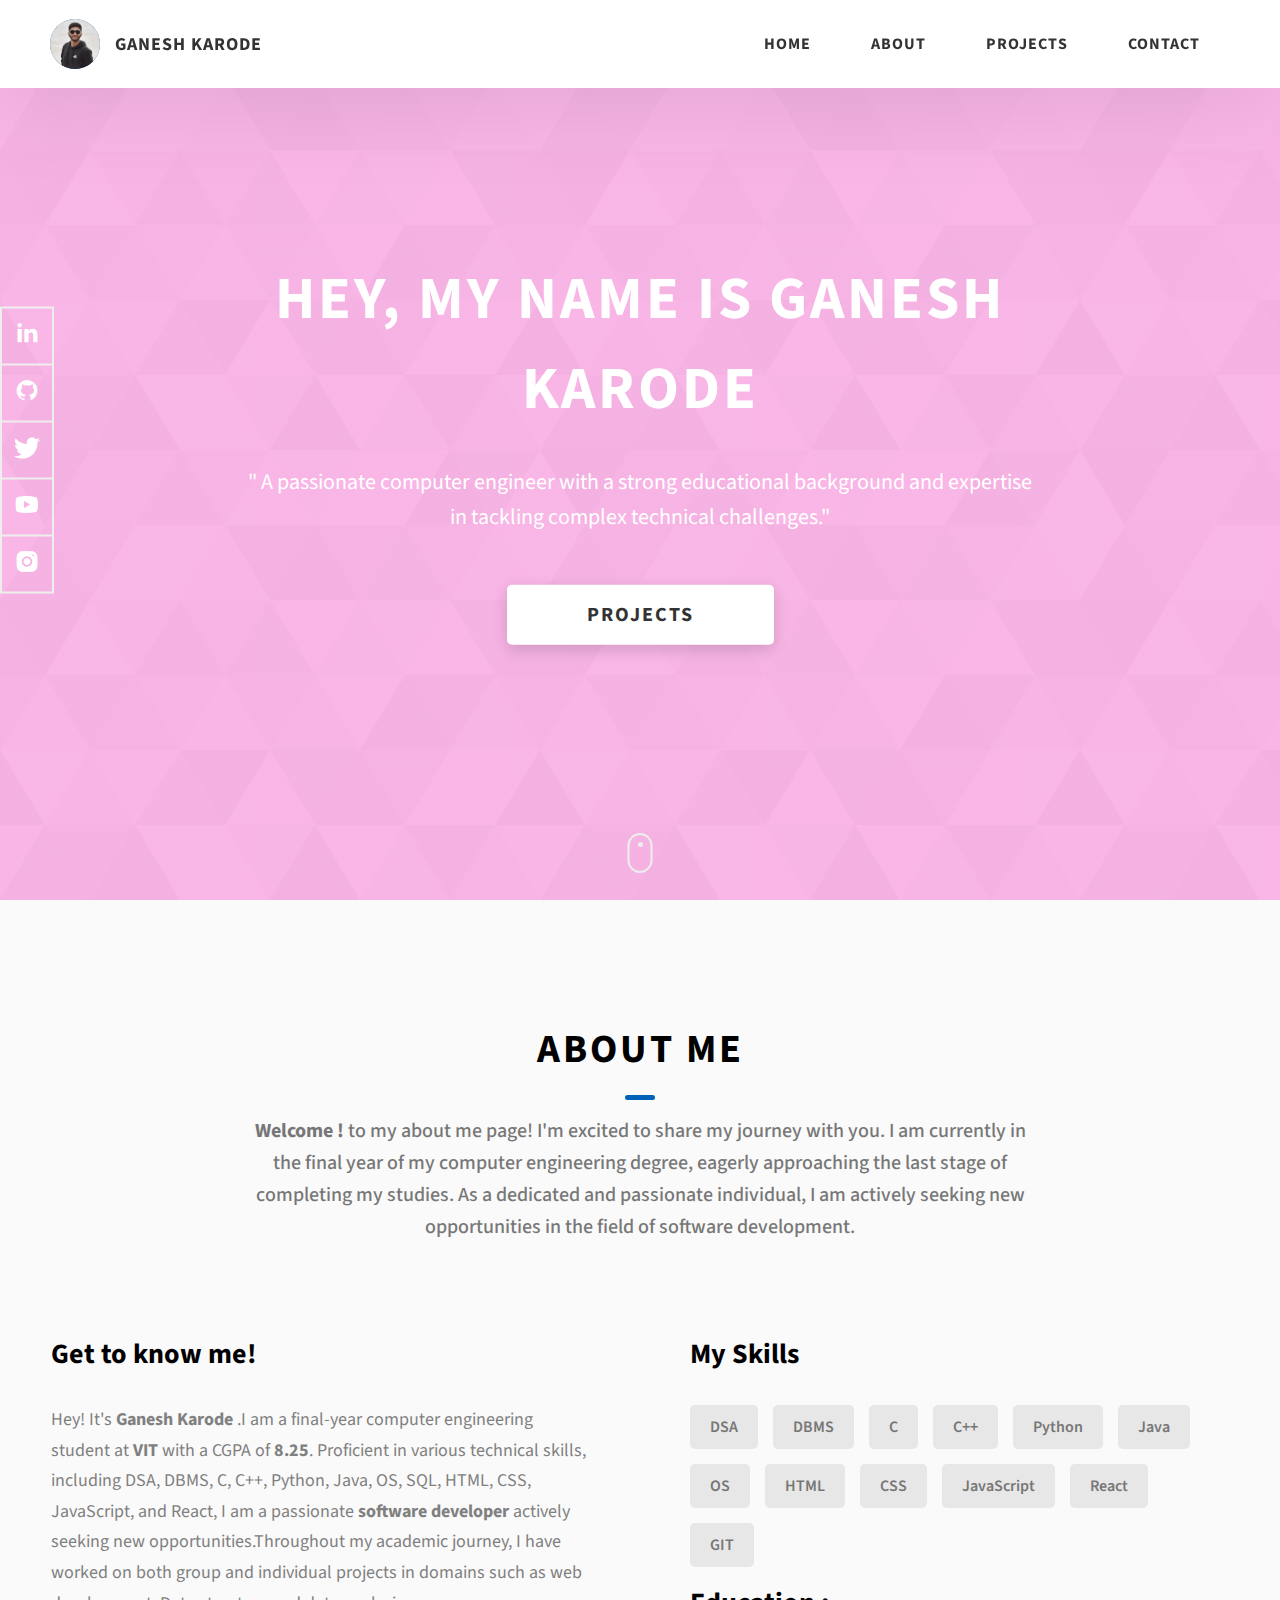
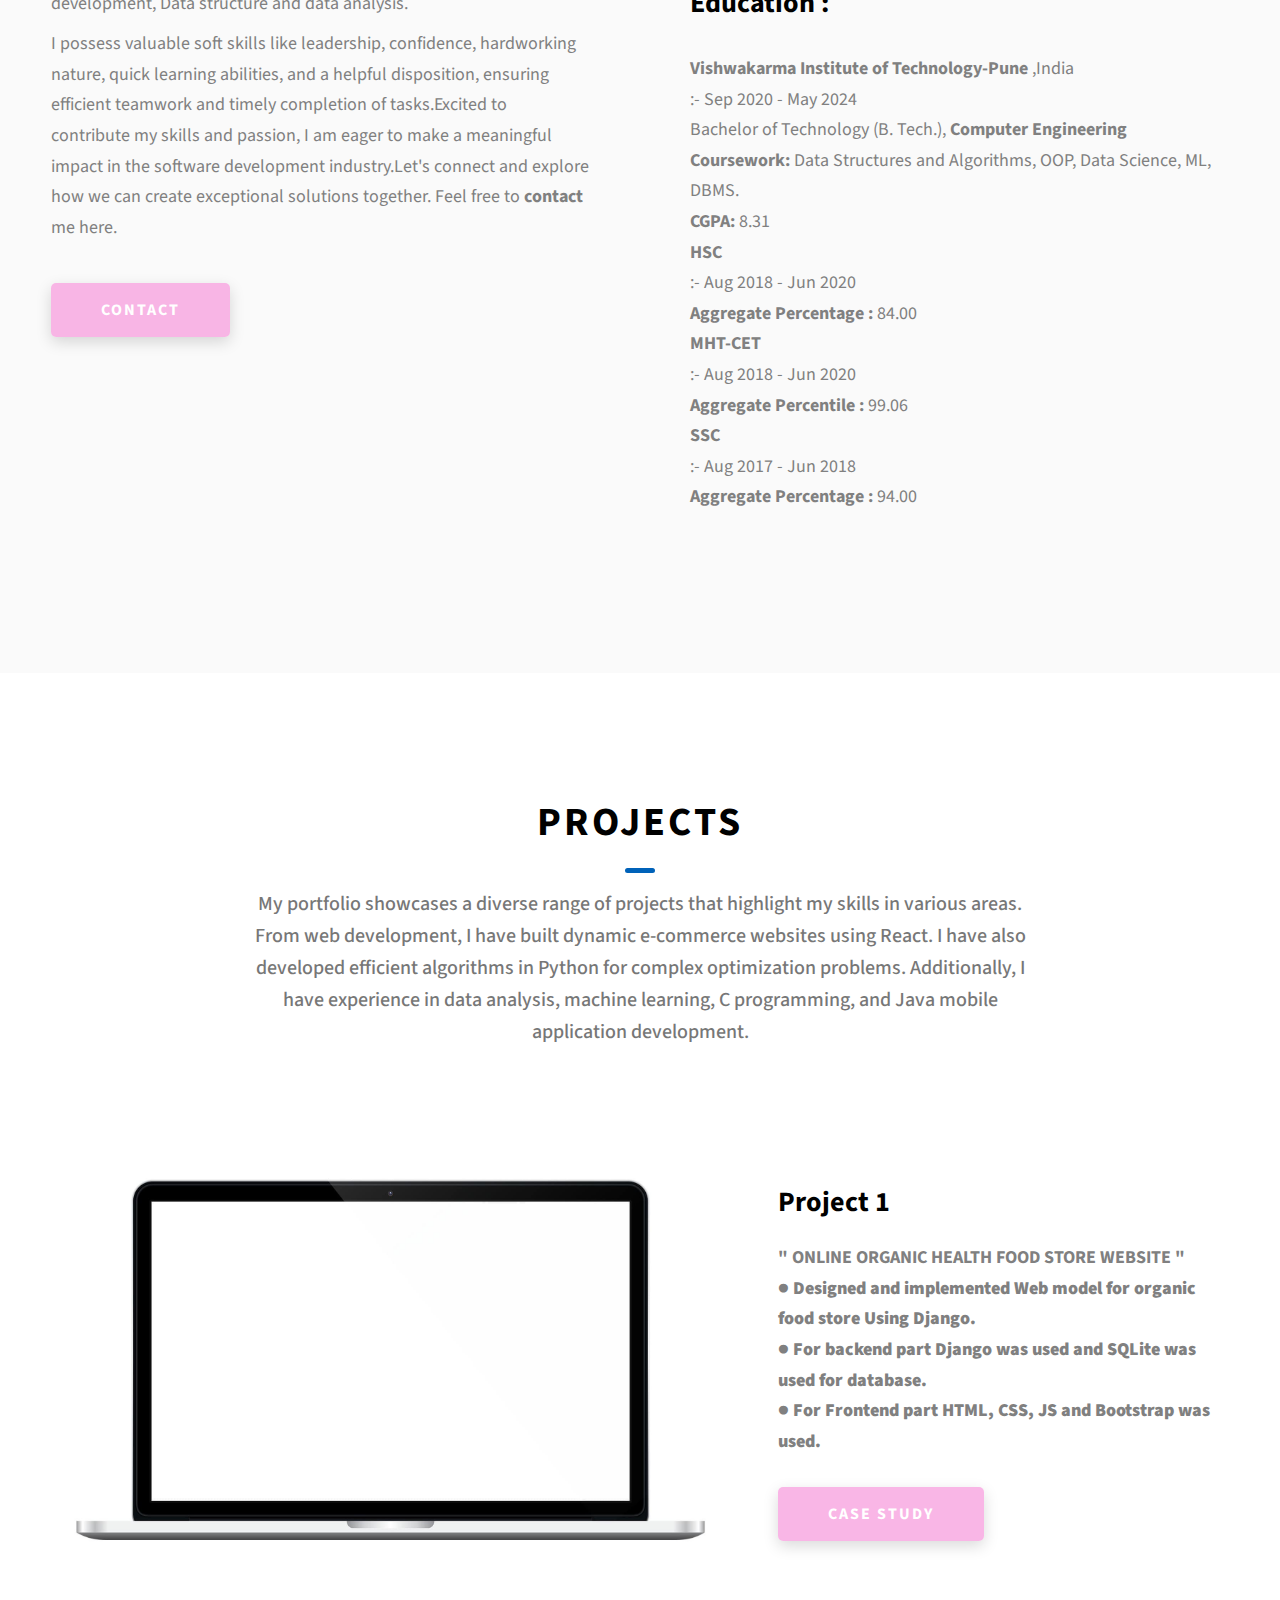
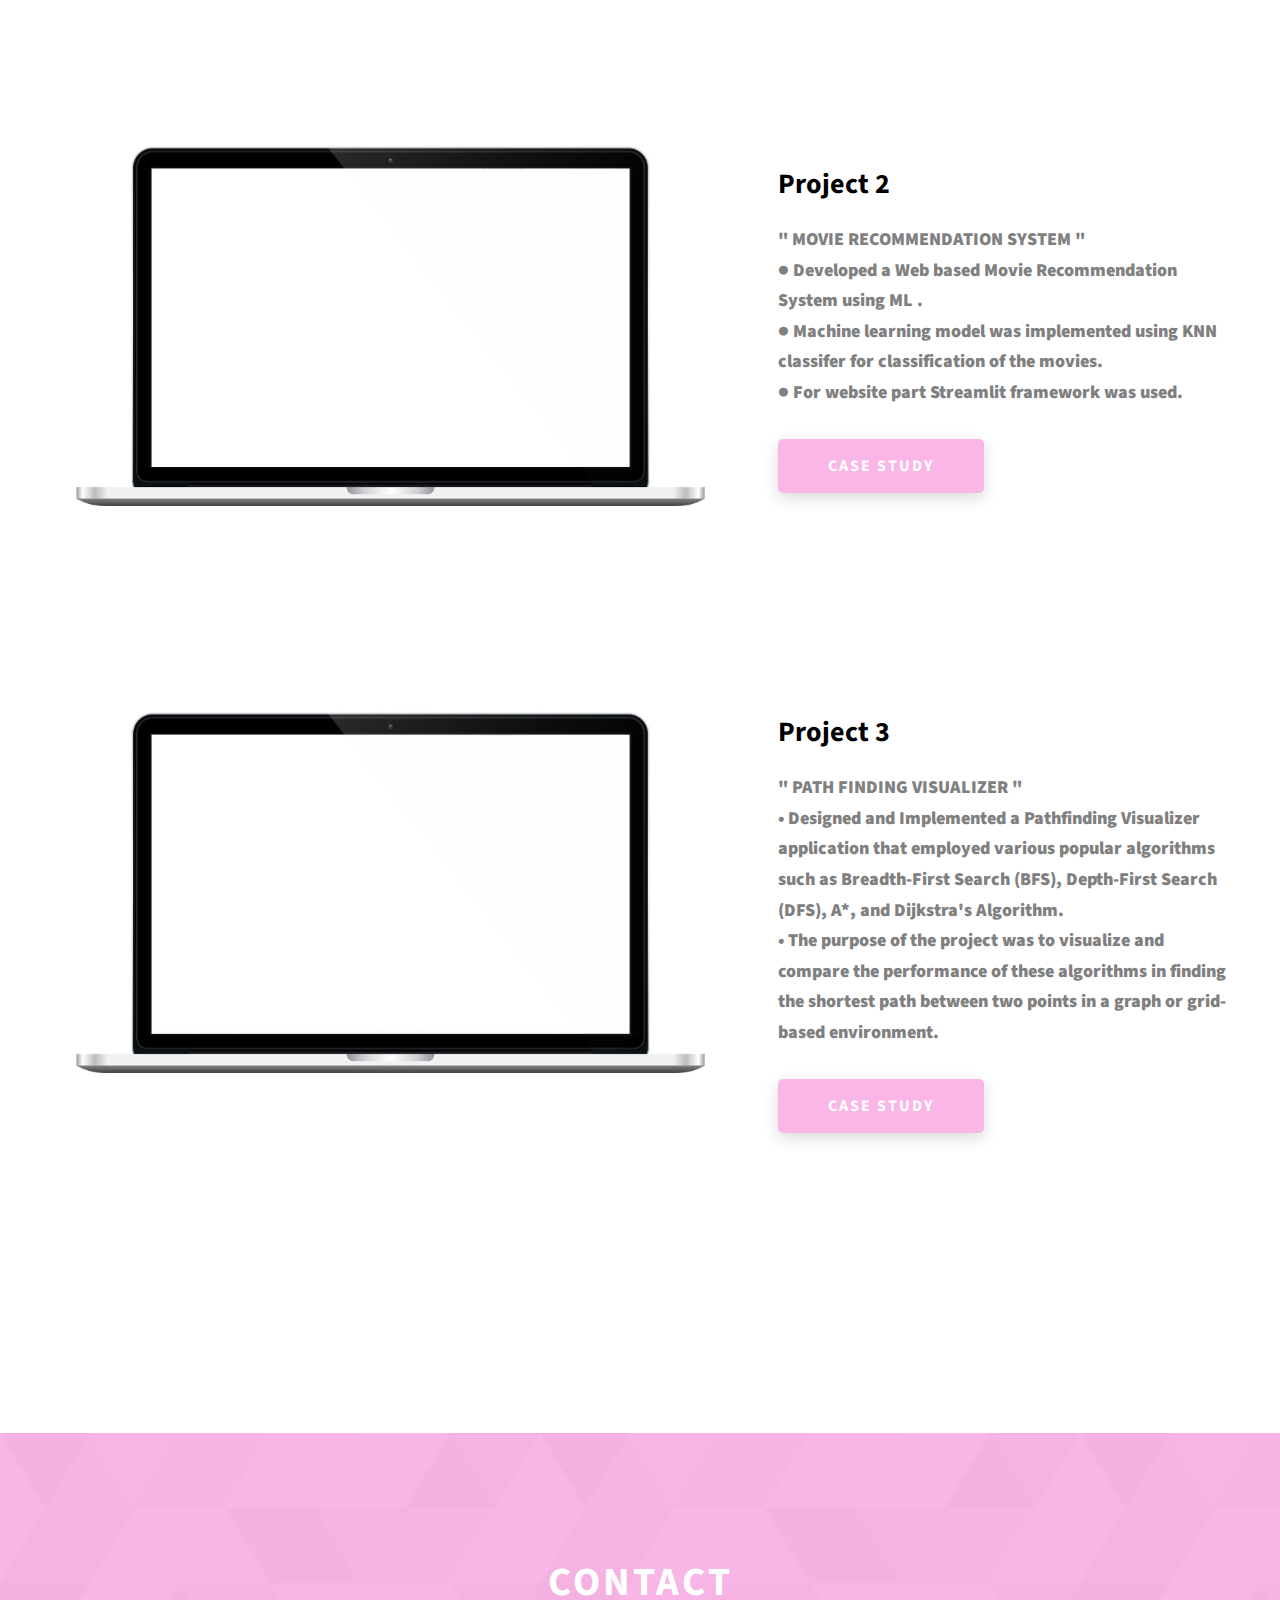
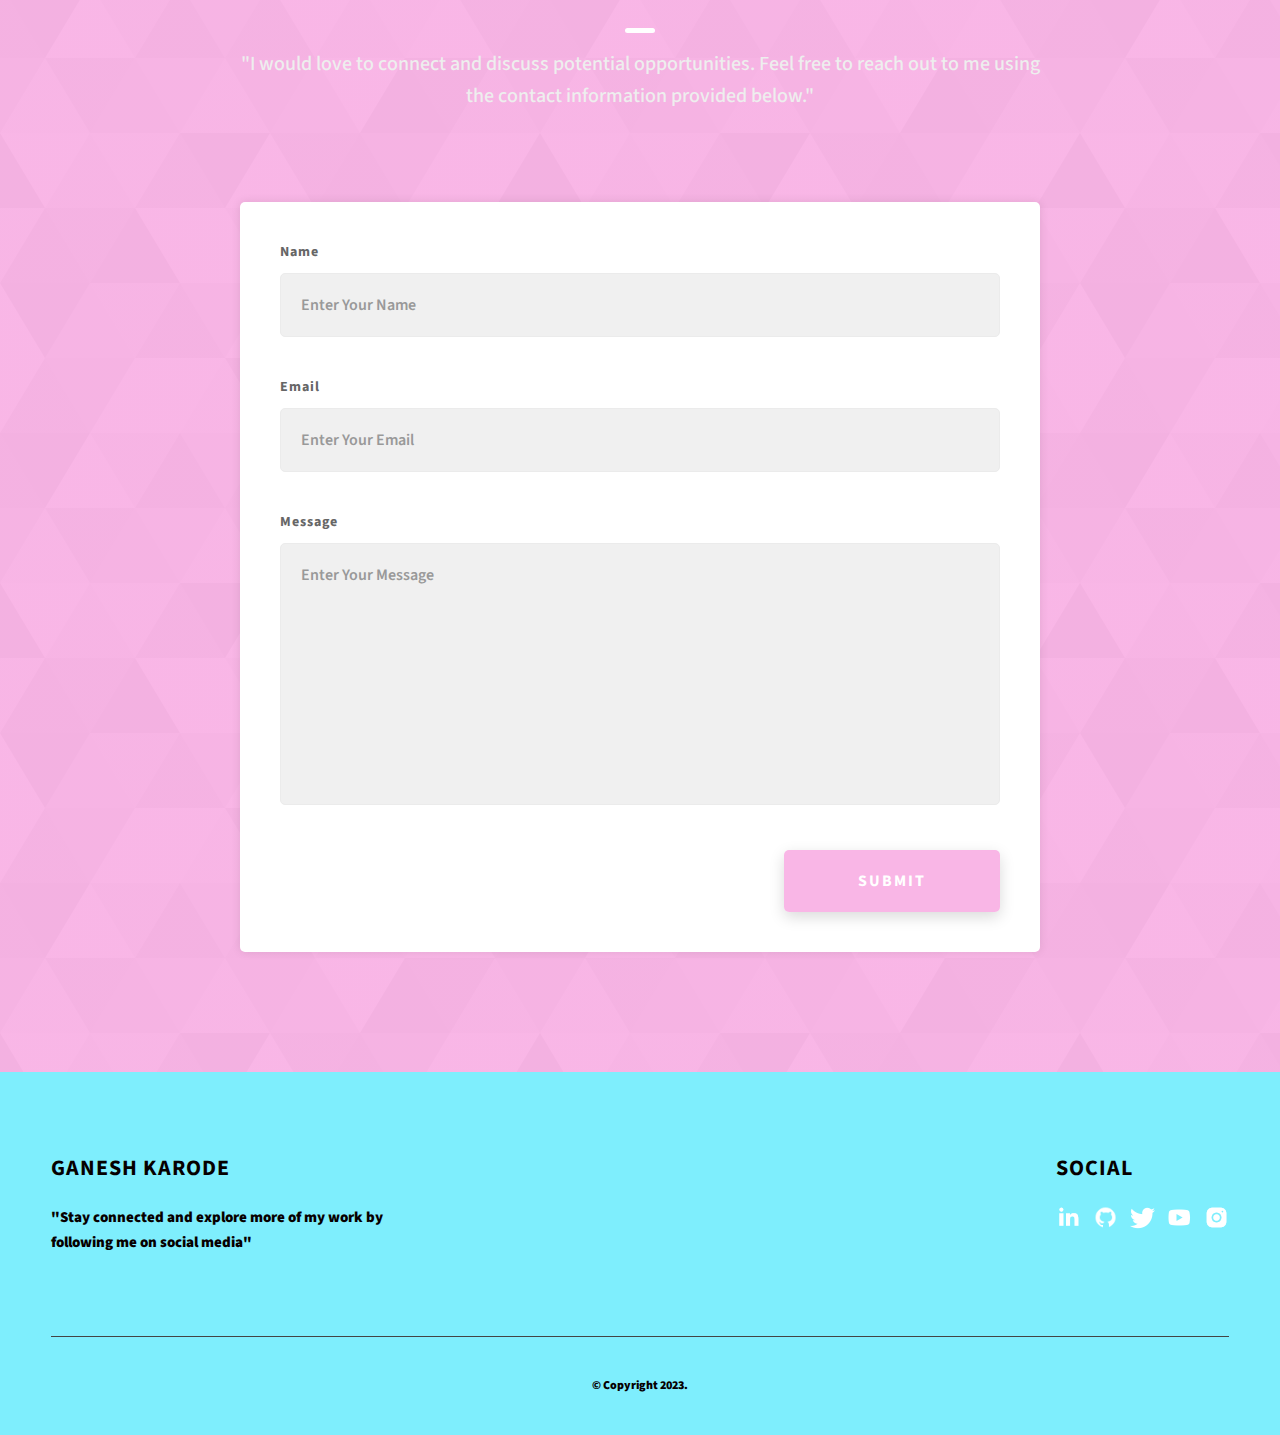
<file: index.html>
<!DOCTYPE html>
<html lang="en">
  <head>
    <meta charset="UTF-8" />
    <meta name="viewport" content="width=device-width, initial-scale=1.0" />
    <meta http-equiv="X-UA-Compatible" content="ie=edge" />
    <title>Portfolio</title>
    <meta name="description" content="Portfolio Template for Developer" />

    <link rel="stylesheet" href="css/style.css" />

    <link rel="preconnect" href="https://fonts.googleapis.com" />
    <link rel="preconnect" href="https://fonts.gstatic.com" crossorigin />
    <link
      href="https://fonts.googleapis.com/css2?family=Source+Sans+Pro:wght@400;600;700;900&display=swap"
      rel="stylesheet"
    />
  </head>
  <body>
    <header class="header">
      <div class="header__content">
        <div class="header__logo-container">
          <div class="header__logo-img-cont">
            <img
              src="./assets/png/1.png"
              alt="GK Logo Image"
              class="header__logo-img"
            />
          </div>
          <span class="header__logo-sub">Ganesh Karode</span>
        </div>
        <div class="header__main">
          <ul class="header__links">
            <li class="header__link-wrapper">
              <a href="./index.html" class="header__link"> Home </a>
            </li>
            <li class="header__link-wrapper">
              <a href="./index.html#about" class="header__link">About </a>
            </li>
            <li class="header__link-wrapper">
              <a href="./index.html#projects" class="header__link">
                Projects
              </a>
            </li>
            <li class="header__link-wrapper">
              <a href="./index.html#contact" class="header__link"> Contact </a>
            </li>
          </ul>
          <div class="header__main-ham-menu-cont">
            <img
              src="./assets/svg/ham-menu.svg"
              alt="hamburger menu"
              class="header__main-ham-menu"
            />
            <img
              src="./assets/svg/ham-menu-close.svg"
              alt="hamburger menu close"
              class="header__main-ham-menu-close d-none"
            />
          </div>
        </div>
      </div>
      <div class="header__sm-menu">
        <div class="header__sm-menu-content">
          <ul class="header__sm-menu-links">
            <li class="header__sm-menu-link">
              <a href="./index.html"> Home </a>
            </li>

            <li class="header__sm-menu-link">
              <a href="./index.html#about"> About </a>
            </li>

            <li class="header__sm-menu-link">
              <a href="./index.html#projects"> Projects </a>
            </li>

            <li class="header__sm-menu-link">
              <a href="./index.html#contact"> Contact </a>
            </li>
          </ul>
        </div>
      </div>
    </header>
    <section class="home-hero">
      <div class="home-hero__content">
        <h1 class="heading-primary">Hey, My name is Ganesh Karode</h1>
        <div class="home-hero__info">
          <p class="text-primary">
            " A passionate computer engineer with a strong educational background and expertise in tackling complex technical challenges."
          </p>
        </div>
        <div class="home-hero__cta">
          <a href="./#projects" class="btn btn--bg">Projects</a>
        </div>
      </div>
      <div class="home-hero__socials">
        <div class="home-hero__social">
          <a href="https://www.linkedin.com/in/ganesh-karode-3369a2239/" class="home-hero__social-icon-link">
            <img
              src="./assets/png/linkedin-ico.png"
              alt="icon"
              class="home-hero__social-icon"
            />
          </a>
        </div>
        <div class="home-hero__social">
          <a href="https://github.com/ganeshkarode2002" class="home-hero__social-icon-link">
            <img
              src="./assets/png/github-ico.png"
              alt="icon"
              class="home-hero__social-icon"
            />
          </a>
        </div>
        <div class="home-hero__social">
          <a href="#" class="home-hero__social-icon-link">
            <img
              src="./assets/png/twitter-ico.png"
              alt="icon"
              class="home-hero__social-icon"
            />
          </a>
        </div>
        <div class="home-hero__social">
          <a href="#" class="home-hero__social-icon-link">
            <img
              src="./assets/png/yt-ico.png"
              alt="icon"
              class="home-hero__social-icon"
            />
          </a>
        </div>
        <div class="home-hero__social">
          <a
            href="https://www.instagram.com/its_ganesh.k/"
            class="home-hero__social-icon-link home-hero__social-icon-link--bd-none"
          >
            <img
              src="./assets/png/insta-ico.png"
              alt="icon"
              class="home-hero__social-icon"
            />
          </a>
        </div>
      </div>
      <div class="home-hero__mouse-scroll-cont">
        <div class="mouse"></div>
      </div>
    </section>
    <section id="about" class="about sec-pad">
      <div class="main-container">
        <h2 class="heading heading-sec heading-sec__mb-med">
          <span class="heading-sec__main">About Me</span>
          <span class="heading-sec__sub">
            <strong>Welcome !</strong> to my about me page! I'm excited to share my journey with you. I am currently in the final year of my computer engineering degree, eagerly approaching the last stage of completing my studies. As a dedicated and passionate individual, I am actively seeking new opportunities in the field of software development.
</span>
        </h2>
        <div class="about__content">
          <div class="about__content-main">
            <h3 class="about__content-title">Get to know me!</h3>
            <div class="about__content-details">
              <p class="about__content-details-para">
                Hey! It's
                <strong>Ganesh Karode</strong>
                .I am a final-year computer engineering student at <strong>VIT</strong> with a CGPA of <STrong>8.25</STrong>. Proficient in various technical skills, including DSA, DBMS, C, C++, Python, Java, OS, SQL, HTML, CSS, JavaScript, and React, I am a passionate <STRong>software developer</STRong> actively seeking new opportunities.Throughout my academic journey, I have worked on both group and individual projects in domains such as web development, Data structure and data analysis.              </p>
              <p class="about__content-details-para">
                I possess valuable soft skills like leadership, confidence, hardworking nature, quick learning abilities, and a helpful disposition, ensuring efficient teamwork and timely completion of tasks.Excited to contribute my skills and passion, I am eager to make a meaningful impact in the software development industry.Let's connect and explore how we can create exceptional solutions together. Feel free to
                <strong>contact</strong> me here.
              </p>
            </div>
            <a href="./#contact" class="btn btn--med btn--theme dynamicBgClr"
              >Contact</a
            >
          </div>
          <div class="about__content-skills">
            <h3 class="about__content-title">My Skills</h3>
            <div class="skills">
              <div class="skills__skill">DSA</div>
              <div class="skills__skill">DBMS</div>
              <div class="skills__skill">C</div>
              <div class="skills__skill">C++</div>
              <div class="skills__skill">Python</div>
              <div class="skills__skill">Java</div>
              <div class="skills__skill">OS</div>
              <div class="skills__skill">HTML</div>
              <div class="skills__skill">CSS</div>
              <div class="skills__skill">JavaScript</div>
              <div class="skills__skill">React</div>
              <div class="skills__skill">GIT</div>
              
            </div>
          <div>
            <h3 class="about__content-title">Education :</h3>
              <P class="about__content-details-para">
               <strong>Vishwakarma Institute of Technology-Pune</strong>  ,India <br> 	
                  :- Sep 2020 - May 2024 <br>                 
                Bachelor of Technology (B. Tech.), <strong>Computer Engineering</strong> <br>
                <strong>Coursework:</strong> Data Structures and Algorithms, OOP, Data Science, ML, DBMS. <br>                                                                     <strong>CGPA:</strong> 8.31 <br>
                <strong>HSC</strong>  	<br>
                :- Aug 2018 - Jun 2020 <br>
                <strong>Aggregate Percentage :</strong>  84.00 <br>
                <strong>MHT-CET</strong><br>                                                                :- Aug 2018 - Jun 2020 <br>
                <strong>Aggregate Percentile :</strong> 99.06 <br>
                <strong>SSC</strong> 	<br>
                :- Aug 2017 - Jun 2018 <br>
                <strong>Aggregate Percentage :</strong> 94.00 <br>
              </P>
            
          </div>
          
          </div>
        </div>
      </div>
    </section>
    <section id="projects" class="projects sec-pad">
      <div class="main-container">
        <h2 class="heading heading-sec heading-sec__mb-bg">
          <span class="heading-sec__main">Projects</span>
          <span class="heading-sec__sub">
            My portfolio showcases a diverse range of projects that highlight my skills in various areas. From web development, I have built dynamic e-commerce websites using React. I have also developed efficient algorithms in Python for complex optimization problems. Additionally, I have experience in data analysis, machine learning, C programming, and Java mobile application development.</span>
        </h2>

        <div class="projects__content">
          <div class="projects__row">
            <div class="projects__row-img-cont">
              <img
                src="./assets/jpeg/project-mockup-example.jpeg"
                alt="Software Screenshot"
                class="projects__row-img"
                loading="lazy"
              />
            </div>
            <div class="projects__row-content">
              <h3 class="projects__row-content-title">Project 1</h3>
              <p class="projects__row-content-desc">
                <b>" ONLINE ORGANIC HEALTH FOOD STORE WEBSITE " <b><br>
                ●	Designed and implemented Web model for organic food store Using Django.<br> 
●	For backend part Django was used and SQLite was used for database.<br>
●	For Frontend part HTML, CSS, JS and Bootstrap was used.
              </p>
              <a
                href="./project-1.html"
                class="btn btn--med btn--theme dynamicBgClr"
                target="_blank"
                >Case Study</a
              >
            </div>
          </div>
          <div class="projects__row">
            <div class="projects__row-img-cont">
              <img
                src="./assets/jpeg/project-mockup-example.jpeg"
                alt="Software Screenshot"
                class="projects__row-img"
                loading="lazy"
              />
            </div>
            <div class="projects__row-content">
              <h3 class="projects__row-content-title">Project 2</h3>
              <p class="projects__row-content-desc">
                <b>" MOVIE RECOMMENDATION SYSTEM "<b><br>
                  ●	Developed a Web based Movie Recommendation System using ML . <br>
                  ●	Machine learning model was implemented using KNN classifer for classification of the movies.<br>
                  ●	For website part Streamlit framework was used.
                  
              </p>
              <a
                href="./project-2.html"
                class="btn btn--med btn--theme dynamicBgClr"
                target="_blank"
                >Case Study</a
              >
            </div>
          </div>
          <div class="projects__row">
            <div class="projects__row-img-cont">
              <img
                src="./assets/jpeg/project-mockup-example.jpeg"
                alt="Software Screenshot"
                class="projects__row-img"
                loading="lazy"
              />
            </div>
            <div class="projects__row-content">
              <h3 class="projects__row-content-title">Project 3</h3>
              <p class="projects__row-content-desc">
                <b> " PATH FINDING VISUALIZER
"<b><br>                •	Designed and Implemented a Pathfinding Visualizer application that employed various popular algorithms such       as Breadth-First Search (BFS), Depth-First Search (DFS), A*, and Dijkstra's Algorithm.<br>
  •	The purpose of the project was to visualize and compare the performance of these algorithms in finding the shortest path between two points in a graph or grid-based environment.
  
              </p>
              <a
                href="./project-3.html"
                class="btn btn--med btn--theme dynamicBgClr"
                target="_blank"
                >Case Study</a
              >
            </div>
          </div>
        </div>
      </div>
    </section>
    <section id="contact" class="contact sec-pad dynamicBg">
      <div class="main-container">
        <h2 class="heading heading-sec heading-sec__mb-med">
          <span class="heading-sec__main heading-sec__main--lt">Contact</span>
          <span class="heading-sec__sub heading-sec__sub--lt">
            "I would love to connect and discuss potential opportunities. Feel free to reach out to me using the contact information provided below."
         </span>
        </h2>
        <div class="contact__form-container">
          <form action="#" class="contact__form">
            <div class="contact__form-field">
              <label class="contact__form-label" for="name">Name</label>
              <input
                required
                placeholder="Enter Your Name"
                type="text"
                class="contact__form-input"
                name="name"
                id="name"
              />
            </div>
            <div class="contact__form-field">
              <label class="contact__form-label" for="email">Email</label>
              <input
                required
                placeholder="Enter Your Email"
                type="text"
                class="contact__form-input"
                name="email"
                id="email"
              />
            </div>
            <div class="contact__form-field">
              <label class="contact__form-label" for="message">Message</label>
              <textarea
                required
                cols="30"
                rows="10"
                class="contact__form-input"
                placeholder="Enter Your Message"
                name="message"
                id="message"
              ></textarea>
            </div>
            <button type="submit" class="btn btn--theme contact__btn">
              Submit
            </button>
          </form>
        </div>
      </div>
    </section>
    <footer class="main-footer">
      <div class="main-container">
        <div class="main-footer__upper">
          <div class="main-footer__row main-footer__row-1">
            <h2 class="heading heading-sm main-footer__heading-sm">
              <span>Social</span>
            </h2>
            <div class="main-footer__social-cont">
              <a target="_blank" rel="noreferrer" href="https://www.linkedin.com/in/ganesh-karode-3369a2239/">
                <img
                  class="main-footer__icon"
                  src="./assets/png/linkedin-ico.png"
                  alt="icon"
                />
              </a>
              <a target="_blank" rel="noreferrer" href="https://github.com/ganeshkarode2002">
                <img
                  class="main-footer__icon"
                  src="./assets/png/github-ico.png"
                  alt="icon"
                />
              </a>
              <a target="_blank" rel="noreferrer" href="#">
                <img
                  class="main-footer__icon"
                  src="./assets/png/twitter-ico.png"
                  alt="icon"
                />
              </a>
              <a target="_blank" rel="noreferrer" href="#">
                <img
                  class="main-footer__icon"
                  src="./assets/png/yt-ico.png"
                  alt="icon"
                />
              </a>
              <a target="_blank" rel="noreferrer" href="https://www.instagram.com/its_ganesh.k/">
                <img
                  class="main-footer__icon main-footer__icon--mr-none"
                  src="./assets/png/insta-ico.png"
                  alt="icon"
                />
              </a>
            </div>
          </div>
          <div class="main-footer__row main-footer__row-2">
            <h4 class="heading heading-sm text-lt">Ganesh Karode</h4>
            <p class="main-footer__short-desc">
              "Stay connected and explore more of my work by <br> following me on social media"
            </p>
          </div>
        </div>

        <!-- If you give me some credit or shoutout here by linking to my website, then it will be a big thing for me and will help me a lot :) -->
        <div class="main-footer__lower">
          &copy; Copyright 2023.
        </div>
      </div>
    </footer>

    <script src="./index.js"></script>
  </body>
</html>
</file>
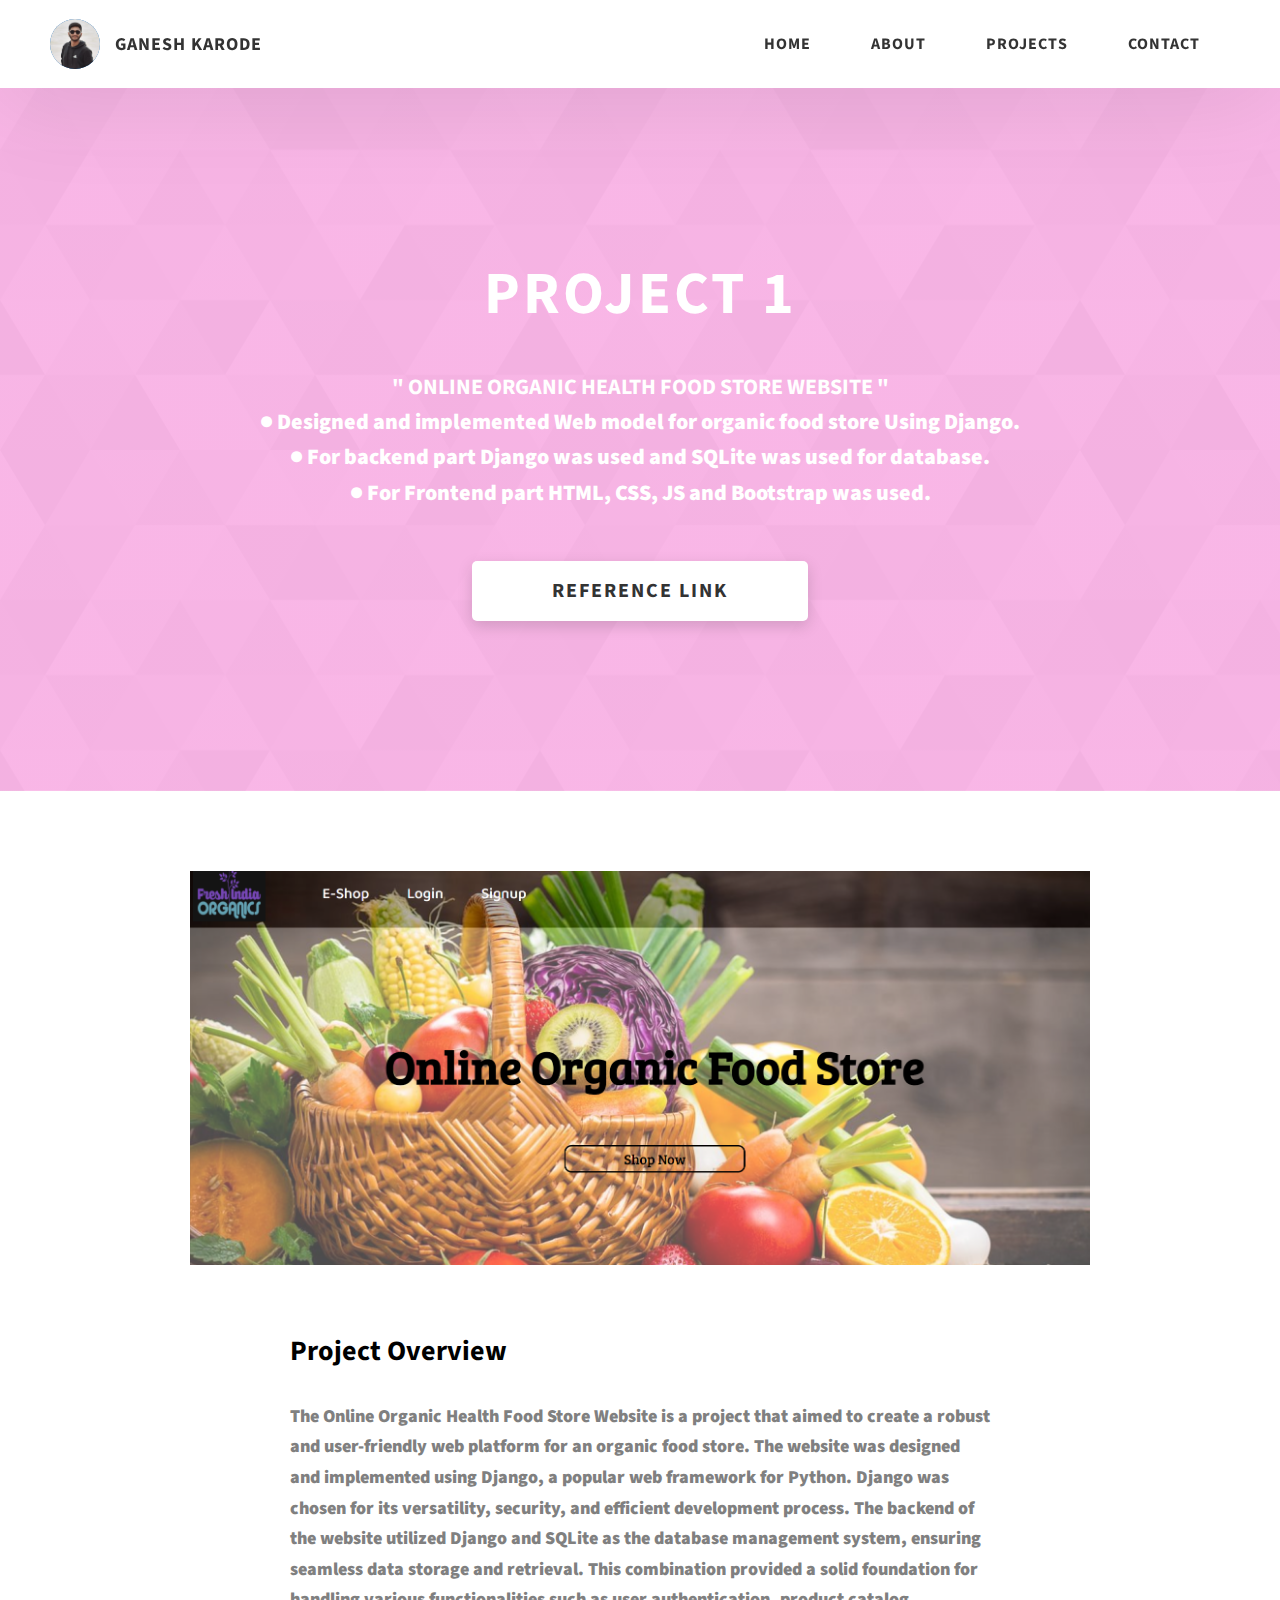
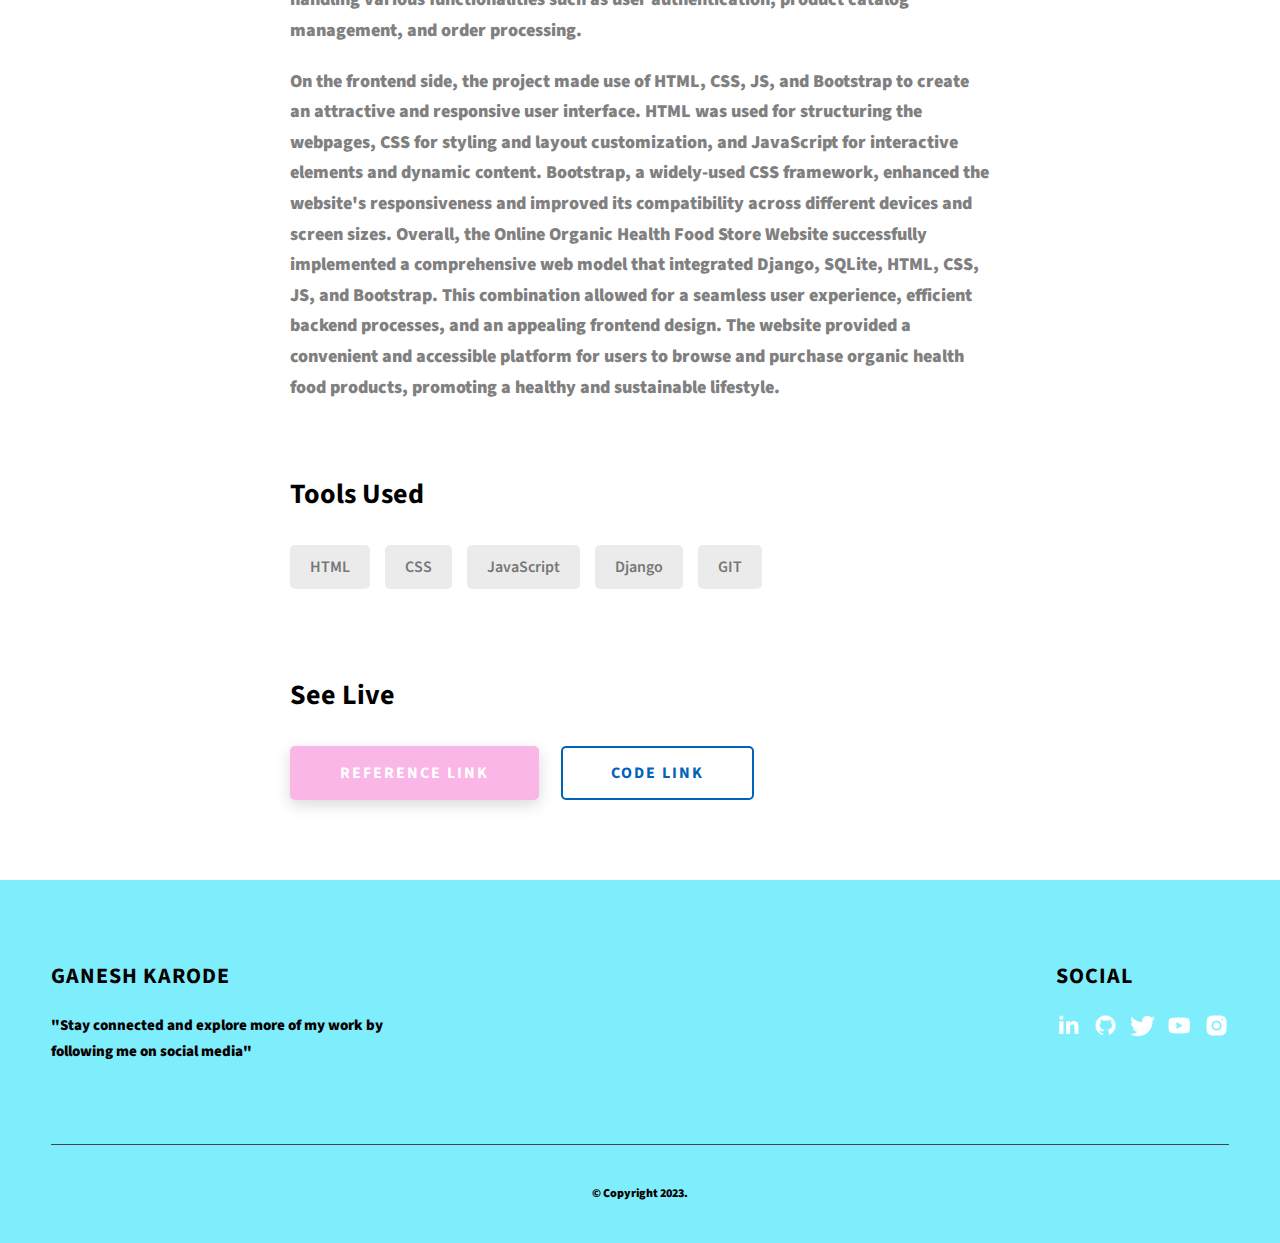
<file: project-1.html>
<!DOCTYPE html>
<html lang="en">
  <head>
    <meta charset="UTF-8" />
    <meta name="viewport" content="width=device-width, initial-scale=1.0" />
    <meta http-equiv="X-UA-Compatible" content="ie=edge" />
    <title>Case Study of Project 1</title>
    <meta name="description" content="Case study page of Project" />

    <link rel="stylesheet" href="css/style.css" />

    <link rel="preconnect" href="https://fonts.googleapis.com" />
    <link rel="preconnect" href="https://fonts.gstatic.com" crossorigin />
    <link
      href="https://fonts.googleapis.com/css2?family=Source+Sans+Pro:wght@400;600;700;900&display=swap"
      rel="stylesheet"
    />
  </head>
  <body>
    <header class="header">
      <div class="header__content">
        <div class="header__logo-container">
          <div class="header__logo-img-cont">
            <img
              src="./assets/png/1.png"
              alt="gk Logo Image"
              class="header__logo-img"
            />
          </div>
          <span class="header__logo-sub">Ganesh Karode</span>
        </div>
        <div class="header__main">
          <ul class="header__links">
            <li class="header__link-wrapper">
              <a href="./index.html" class="header__link"> Home </a>
            </li>
            <li class="header__link-wrapper">
              <a href="./index.html#about" class="header__link">About </a>
            </li>
            <li class="header__link-wrapper">
              <a href="./index.html#projects" class="header__link">
                Projects
              </a>
            </li>
            <li class="header__link-wrapper">
              <a href="./index.html#contact" class="header__link"> Contact </a>
            </li>
          </ul>
          <div class="header__main-ham-menu-cont">
            <img
              src="./assets/svg/ham-menu.svg"
              alt="hamburger menu"
              class="header__main-ham-menu"
            />
            <img
              src="./assets/svg/ham-menu-close.svg"
              alt="hamburger menu close"
              class="header__main-ham-menu-close d-none"
            />
          </div>
        </div>
      </div>
      <div class="header__sm-menu">
        <div class="header__sm-menu-content">
          <ul class="header__sm-menu-links">
            <li class="header__sm-menu-link">
              <a href="./index.html"> Home </a>
            </li>

            <li class="header__sm-menu-link">
              <a href="./index.html#about"> About </a>
            </li>

            <li class="header__sm-menu-link">
              <a href="./index.html#projects"> Projects </a>
            </li>

            <li class="header__sm-menu-link">
              <a href="./index.html#contact"> Contact </a>
            </li>
          </ul>
        </div>
      </div>
    </header>
    <section class="project-cs-hero">
      <div class="project-cs-hero__content">
        <h1 class="heading-primary">Project 1</h1>
        <div class="project-cs-hero__info">
          <p class="text-primary">
            <b>" ONLINE ORGANIC HEALTH FOOD STORE WEBSITE " <b><br>
            ●	Designed and implemented Web model for organic food store Using Django.<br> 
            ●	For backend part Django was used and SQLite was used for database.<br>
            ●	For Frontend part HTML, CSS, JS and Bootstrap was used.
            </p>
          </p>
        </div>
        <div class="project-cs-hero__cta">
          <a href="https://youtu.be/JxzZxdht-XY" class="btn btn--bg" target="_blank">Reference Link</a>
        </div>
      </div>
    </section>
    <section class="project-details">
      <div class="main-container">
        <div class="project-details__content">
          <div class="project-details__showcase-img-cont">
            <img
              src="./assets/png/3.png"
              alt="Project Image"
              class="project-details__showcase-img"
            />
          </div>
          <div class="project-details__content-main">
            <div class="project-details__desc">
              <h3 class="project-details__content-title">Project Overview</h3>
              <p class="project-details__desc-para">
                The Online Organic Health Food Store Website is a project that aimed to create a robust and user-friendly web platform for an organic food store. The website was designed and implemented using Django, a popular web framework for Python. Django was chosen for its versatility, security, and efficient development process. The backend of the website utilized Django and SQLite as the database management system, ensuring seamless data storage and retrieval. This combination provided a solid foundation for handling various functionalities such as user authentication, product catalog management, and order processing.
              </p>
              <p class="project-details__desc-para">
                On the frontend side, the project made use of HTML, CSS, JS, and Bootstrap to create an attractive and responsive user interface. HTML was used for structuring the webpages, CSS for styling and layout customization, and JavaScript for interactive elements and dynamic content. Bootstrap, a widely-used CSS framework, enhanced the website's responsiveness and improved its compatibility across different devices and screen sizes.
                Overall, the Online Organic Health Food Store Website successfully implemented a comprehensive web model that integrated Django, SQLite, HTML, CSS, JS, and Bootstrap. This combination allowed for a seamless user experience, efficient backend processes, and an appealing frontend design. The website provided a convenient and accessible platform for users to browse and purchase organic health food products, promoting a healthy and sustainable lifestyle.
              </p>
            </div>
            <div class="project-details__tools-used">
              <h3 class="project-details__content-title">Tools Used</h3>
              <div class="skills">
                <div class="skills__skill">HTML</div>
                <div class="skills__skill">CSS</div>
                <div class="skills__skill">JavaScript</div>
                <div class="skills__skill">Django</div>
                <div class="skills__skill">GIT</div>
              </div>
            </div>
            <div class="project-details__links">
              <h3 class="project-details__content-title">See Live</h3>
              <a
                href="https://youtu.be/JxzZxdht-XY"
                class="btn btn--med btn--theme project-details__links-btn"
                target="_blank"
                >Reference Link</a
              >
              <a
                href="https://github.com/ganeshkarode2002/Online-Organic-Health-Food-Store-website-using-Django"
                class="btn btn--med btn--theme-inv project-details__links-btn"
                target="_blank"
                >Code Link</a
              >
            </div>
          </div>
        </div>
      </div>
    </section>
    <footer class="main-footer">
      <div class="main-container">
        <div class="main-footer__upper">
          <div class="main-footer__row main-footer__row-1">
            <h2 class="heading heading-sm main-footer__heading-sm">
              <span>Social</span>
            </h2>
            <div class="main-footer__social-cont">
              <a target="_blank" rel="noreferrer" href="https://www.linkedin.com/in/ganesh-karode-3369a2239/">
                <img
                  class="main-footer__icon"
                  src="./assets/png/linkedin-ico.png"
                  alt="icon"
                />
              </a>
              <a target="_blank" rel="noreferrer" href="https://github.com/ganeshkarode2002">
                <img
                  class="main-footer__icon"
                  src="./assets/png/github-ico.png"
                  alt="icon"
                />
              </a>
              <a target="_blank" rel="noreferrer" href="#">
                <img
                  class="main-footer__icon"
                  src="./assets/png/twitter-ico.png"
                  alt="icon"
                />
              </a>
              <a target="_blank" rel="noreferrer" href="#">
                <img
                  class="main-footer__icon"
                  src="./assets/png/yt-ico.png"
                  alt="icon"
                />
              </a>
              <a target="_blank" rel="noreferrer" href="https://www.instagram.com/its_ganesh.k/">
                <img
                  class="main-footer__icon main-footer__icon--mr-none"
                  src="./assets/png/insta-ico.png"
                  alt="icon"
                />
              </a>
            </div>
          </div>
          <div class="main-footer__row main-footer__row-2">
            <h4 class="heading heading-sm text-lt">Ganesh Karode</h4>
            <p class="main-footer__short-desc">
              "Stay connected and explore more of my work by <br> following me on social media"
            </p>
          </div>
        </div>

        <div class="main-footer__lower">
          &copy; Copyright 2023.
        </div>
      </div>
    </footer>
    <script src="./index.js"></script>
  </body>
</html>
</file>
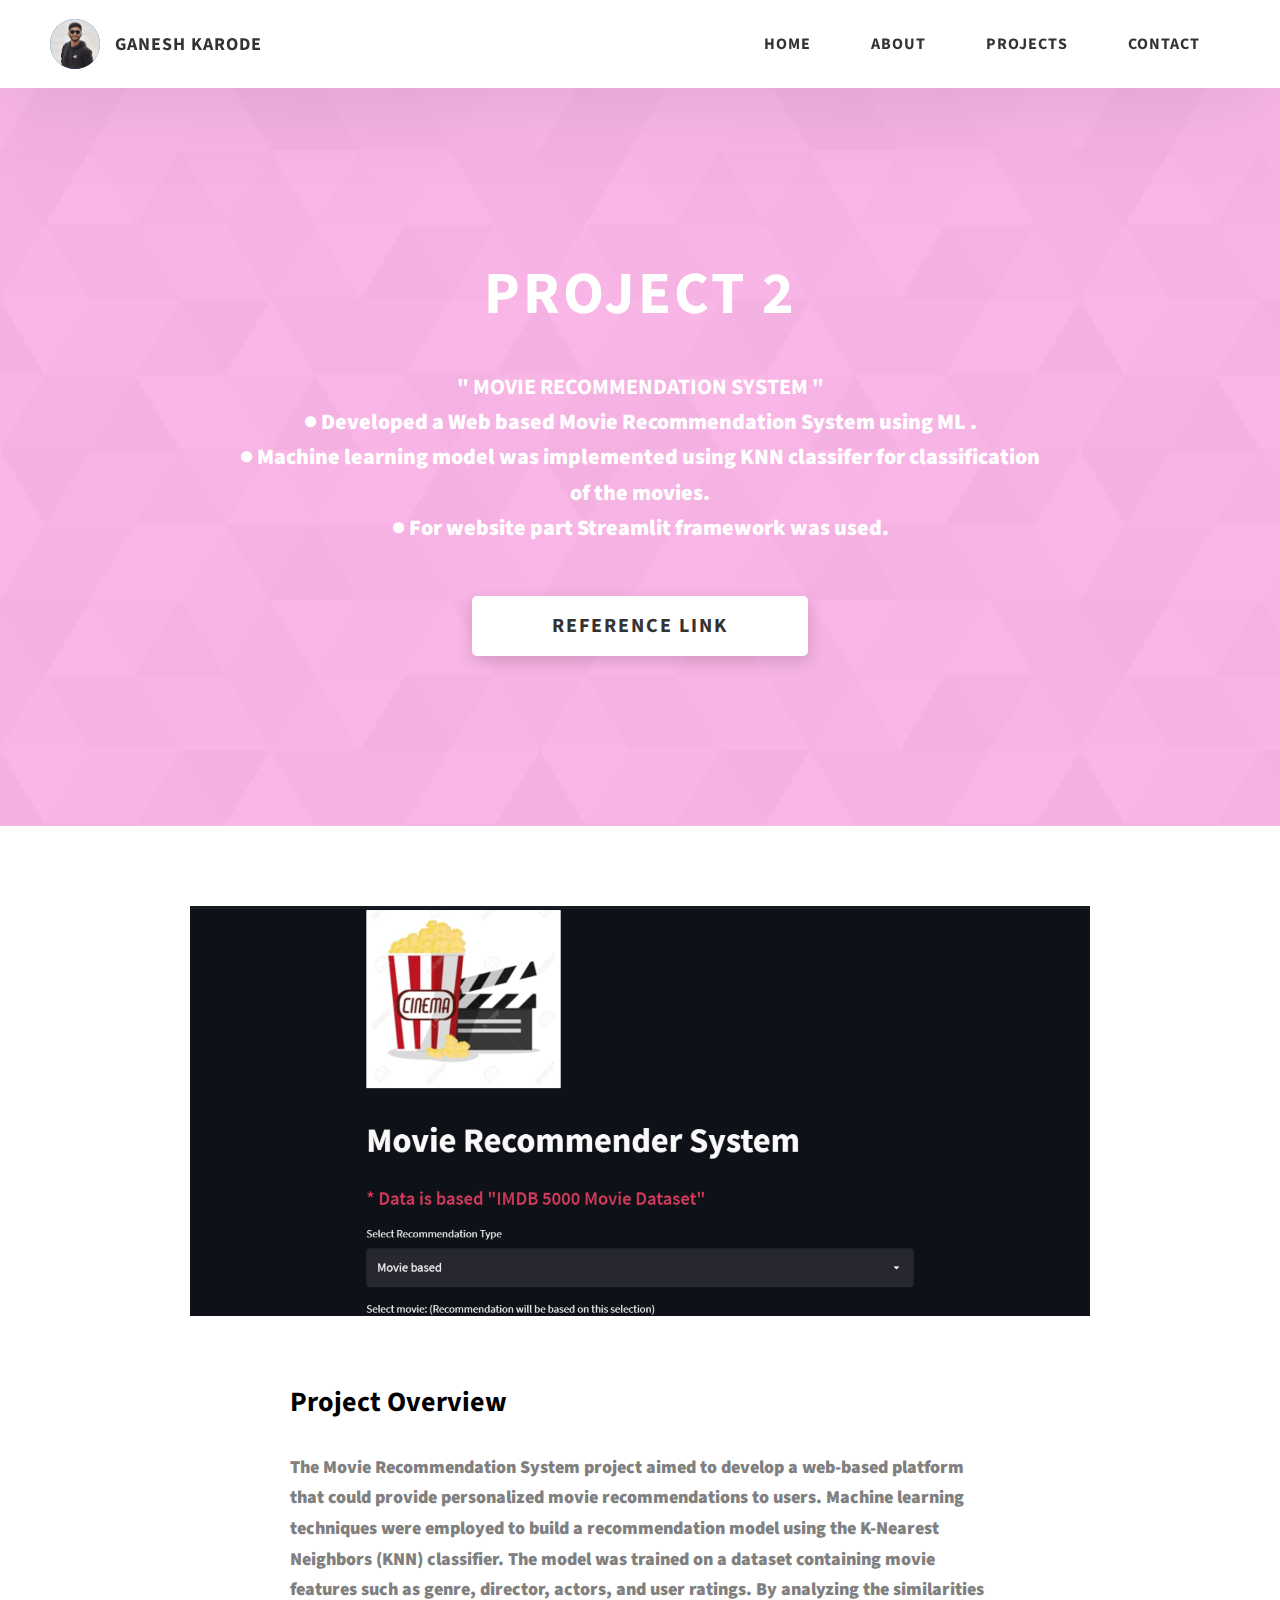
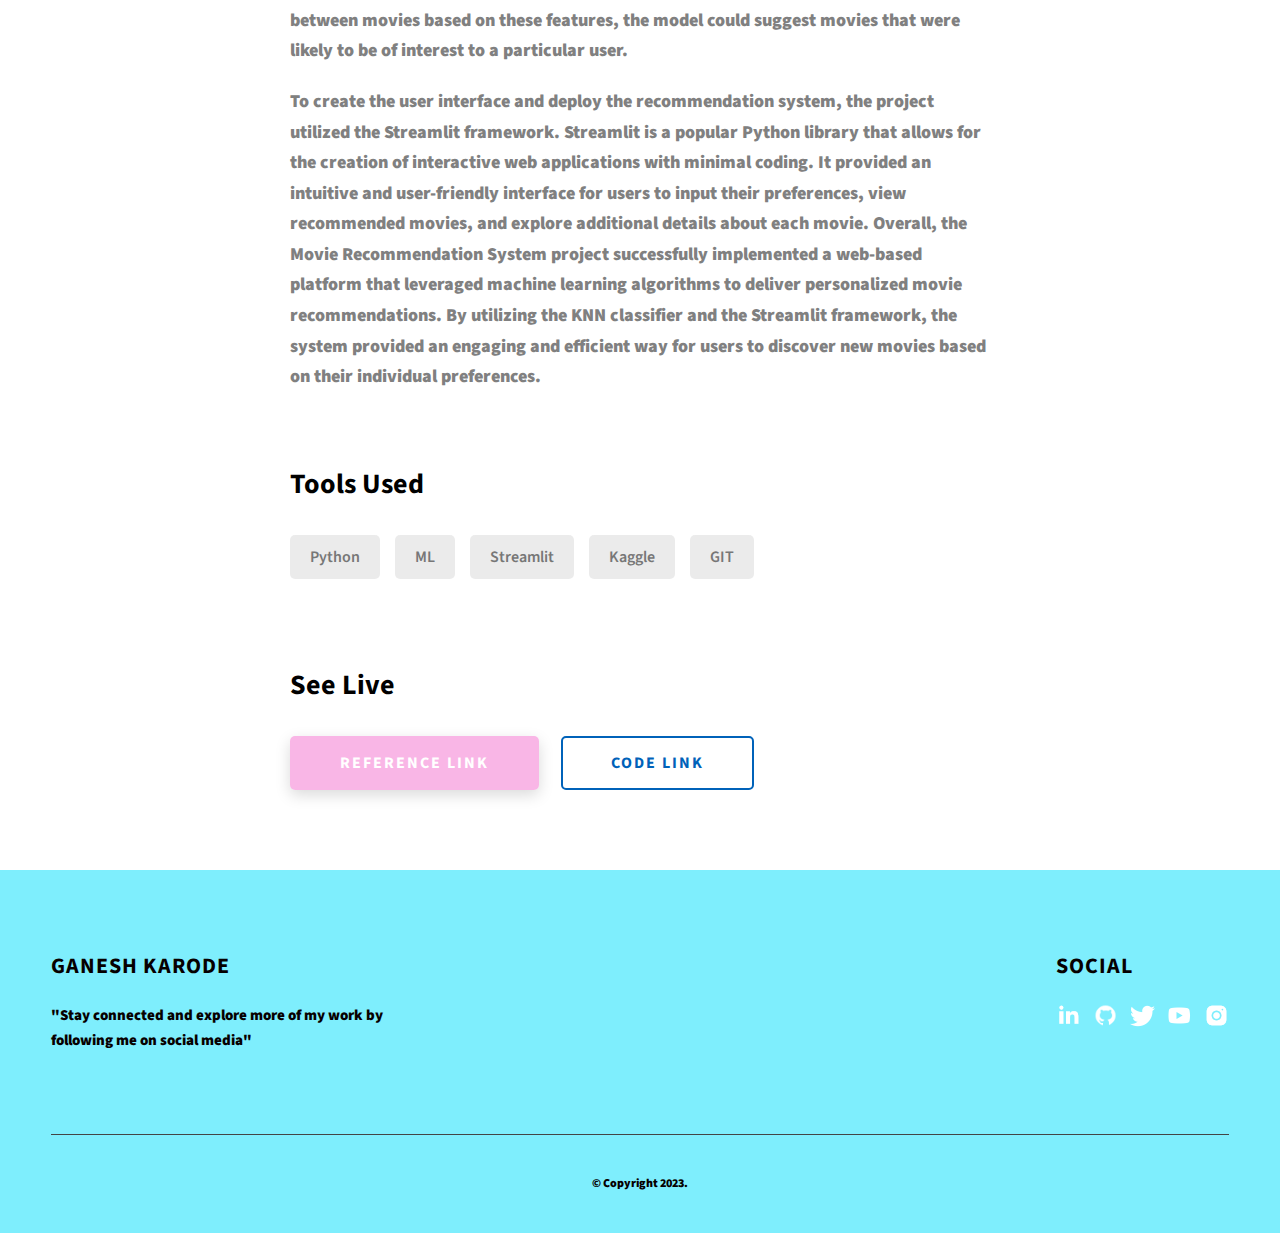
<file: project-2.html>
<!DOCTYPE html>
<html lang="en">
  <head>
    <meta charset="UTF-8" />
    <meta name="viewport" content="width=device-width, initial-scale=1.0" />
    <meta http-equiv="X-UA-Compatible" content="ie=edge" />
    <title>Case Study of Project 2</title>
    <meta name="description" content="Case study page of Project" />

    <link rel="stylesheet" href="css/style.css" />

    <link rel="preconnect" href="https://fonts.googleapis.com" />
    <link rel="preconnect" href="https://fonts.gstatic.com" crossorigin />
    <link
      href="https://fonts.googleapis.com/css2?family=Source+Sans+Pro:wght@400;600;700;900&display=swap"
      rel="stylesheet"
    />
  </head>
  <body>
    <header class="header">
      <div class="header__content">
        <div class="header__logo-container">
          <div class="header__logo-img-cont">
            <img
              src="./assets/png/1.png"
              alt="GK Logo Image"
              class="header__logo-img"
            />
          </div>
          <span class="header__logo-sub">Ganesh Karode</span>
        </div>
        <div class="header__main">
          <ul class="header__links">
            <li class="header__link-wrapper">
              <a href="./index.html" class="header__link"> Home </a>
            </li>
            <li class="header__link-wrapper">
              <a href="./index.html#about" class="header__link">About </a>
            </li>
            <li class="header__link-wrapper">
              <a href="./index.html#projects" class="header__link">
                Projects
              </a>
            </li>
            <li class="header__link-wrapper">
              <a href="./index.html#contact" class="header__link"> Contact </a>
            </li>
          </ul>
          <div class="header__main-ham-menu-cont">
            <img
              src="./assets/svg/ham-menu.svg"
              alt="hamburger menu"
              class="header__main-ham-menu"
            />
            <img
              src="./assets/svg/ham-menu-close.svg"
              alt="hamburger menu close"
              class="header__main-ham-menu-close d-none"
            />
          </div>
        </div>
      </div>
      <div class="header__sm-menu">
        <div class="header__sm-menu-content">
          <ul class="header__sm-menu-links">
            <li class="header__sm-menu-link">
              <a href="./index.html"> Home </a>
            </li>

            <li class="header__sm-menu-link">
              <a href="./index.html#about"> About </a>
            </li>

            <li class="header__sm-menu-link">
              <a href="./index.html#projects"> Projects </a>
            </li>

            <li class="header__sm-menu-link">
              <a href="./index.html#contact"> Contact </a>
            </li>
          </ul>
        </div>
      </div>
    </header>
    <section class="project-cs-hero">
      <div class="project-cs-hero__content">
        <h1 class="heading-primary">Project 2</h1>
        <div class="project-cs-hero__info">
          <p class="text-primary">
            <b>" MOVIE RECOMMENDATION SYSTEM "<b><br>
              ●	Developed a Web based Movie Recommendation System using ML . <br>
              ●	Machine learning model was implemented using KNN classifer for classification of the movies.<br>
              ●	For website part Streamlit framework was used.
      </p>
        </div>
        <div class="project-cs-hero__cta">
          <a href="https://www.youtube.com/live/c8W7dRPdIPE?feature=share" class="btn btn--bg" target="_blank">Reference Link</a>
        </div>
      </div>
    </section>
    <section class="project-details">
      <div class="main-container">
        <div class="project-details__content">
          <div class="project-details__showcase-img-cont">
            <img
              src="./assets/png/2.png"
              alt="Project Image"
              class="project-details__showcase-img"
            />
          </div>
          <div class="project-details__content-main">
            <div class="project-details__desc">
              <h3 class="project-details__content-title">Project Overview</h3>
              <p class="project-details__desc-para">
                The Movie Recommendation System project aimed to develop a web-based platform that could provide personalized movie recommendations to users. Machine learning techniques were employed to build a recommendation model using the K-Nearest Neighbors (KNN) classifier. The model was trained on a dataset containing movie features such as genre, director, actors, and user ratings. By analyzing the similarities between movies based on these features, the model could suggest movies that were likely to be of interest to a particular user.
              </p>
              <p class="project-details__desc-para">
                To create the user interface and deploy the recommendation system, the project utilized the Streamlit framework. Streamlit is a popular Python library that allows for the creation of interactive web applications with minimal coding. It provided an intuitive and user-friendly interface for users to input their preferences, view recommended movies, and explore additional details about each movie.

                Overall, the Movie Recommendation System project successfully implemented a web-based platform that leveraged machine learning algorithms to deliver personalized movie recommendations. By utilizing the KNN classifier and the Streamlit framework, the system provided an engaging and efficient way for users to discover new movies based on their individual preferences.
              </p>
            </div>
            <div class="project-details__tools-used">
              <h3 class="project-details__content-title">Tools Used</h3>
              <div class="skills">
                <div class="skills__skill">Python</div>
                <div class="skills__skill">ML</div>
                <div class="skills__skill">Streamlit</div>
                <div class="skills__skill">Kaggle</div>
                <div class="skills__skill">GIT</div>
              </div>
            </div>
            <div class="project-details__links">
              <h3 class="project-details__content-title">See Live</h3>
              <a
                href="https://www.youtube.com/live/c8W7dRPdIPE?feature=share"
                class="btn btn--med btn--theme project-details__links-btn"
                target="_blank"
                >Reference Link</a
              >
              <a
                href="https://github.com/ganeshkarode2002/Movie-Recommendation-System-"
                class="btn btn--med btn--theme-inv project-details__links-btn"
                target="_blank"
                >Code Link</a
              >
            </div>
          </div>
        </div>
      </div>
    </section>
    <footer class="main-footer">
      <div class="main-container">
        <div class="main-footer__upper">
          <div class="main-footer__row main-footer__row-1">
            <h2 class="heading heading-sm main-footer__heading-sm">
              <span>Social</span>
            </h2>
            <div class="main-footer__social-cont">
              <a target="_blank" rel="noreferrer" href="https://www.linkedin.com/in/ganesh-karode-3369a2239/">
                <img
                  class="main-footer__icon"
                  src="./assets/png/linkedin-ico.png"
                  alt="icon"
                />
              </a>
              <a target="_blank" rel="noreferrer" href="https://github.com/ganeshkarode2002">
                <img
                  class="main-footer__icon"
                  src="./assets/png/github-ico.png"
                  alt="icon"
                />
              </a>
              <a target="_blank" rel="noreferrer" href="#">
                <img
                  class="main-footer__icon"
                  src="./assets/png/twitter-ico.png"
                  alt="icon"
                />
              </a>
              <a target="_blank" rel="noreferrer" href="#">
                <img
                  class="main-footer__icon"
                  src="./assets/png/yt-ico.png"
                  alt="icon"
                />
              </a>
              <a target="_blank" rel="noreferrer" href="https://www.instagram.com/its_ganesh.k/">
                <img
                  class="main-footer__icon main-footer__icon--mr-none"
                  src="./assets/png/insta-ico.png"
                  alt="icon"
                />
              </a>
            </div>
          </div>
          <div class="main-footer__row main-footer__row-2">
            <h4 class="heading heading-sm text-lt">Ganesh Karode</h4>
            <p class="main-footer__short-desc">
              "Stay connected and explore more of my work by <br> following me on social media"
            </p>
          </div>
        </div>

        <div class="main-footer__lower">
          &copy; Copyright 2023.
          
        </div>
      </div>
    </footer>
    <script src="./index.js"></script>
  </body>
</html>
</file>
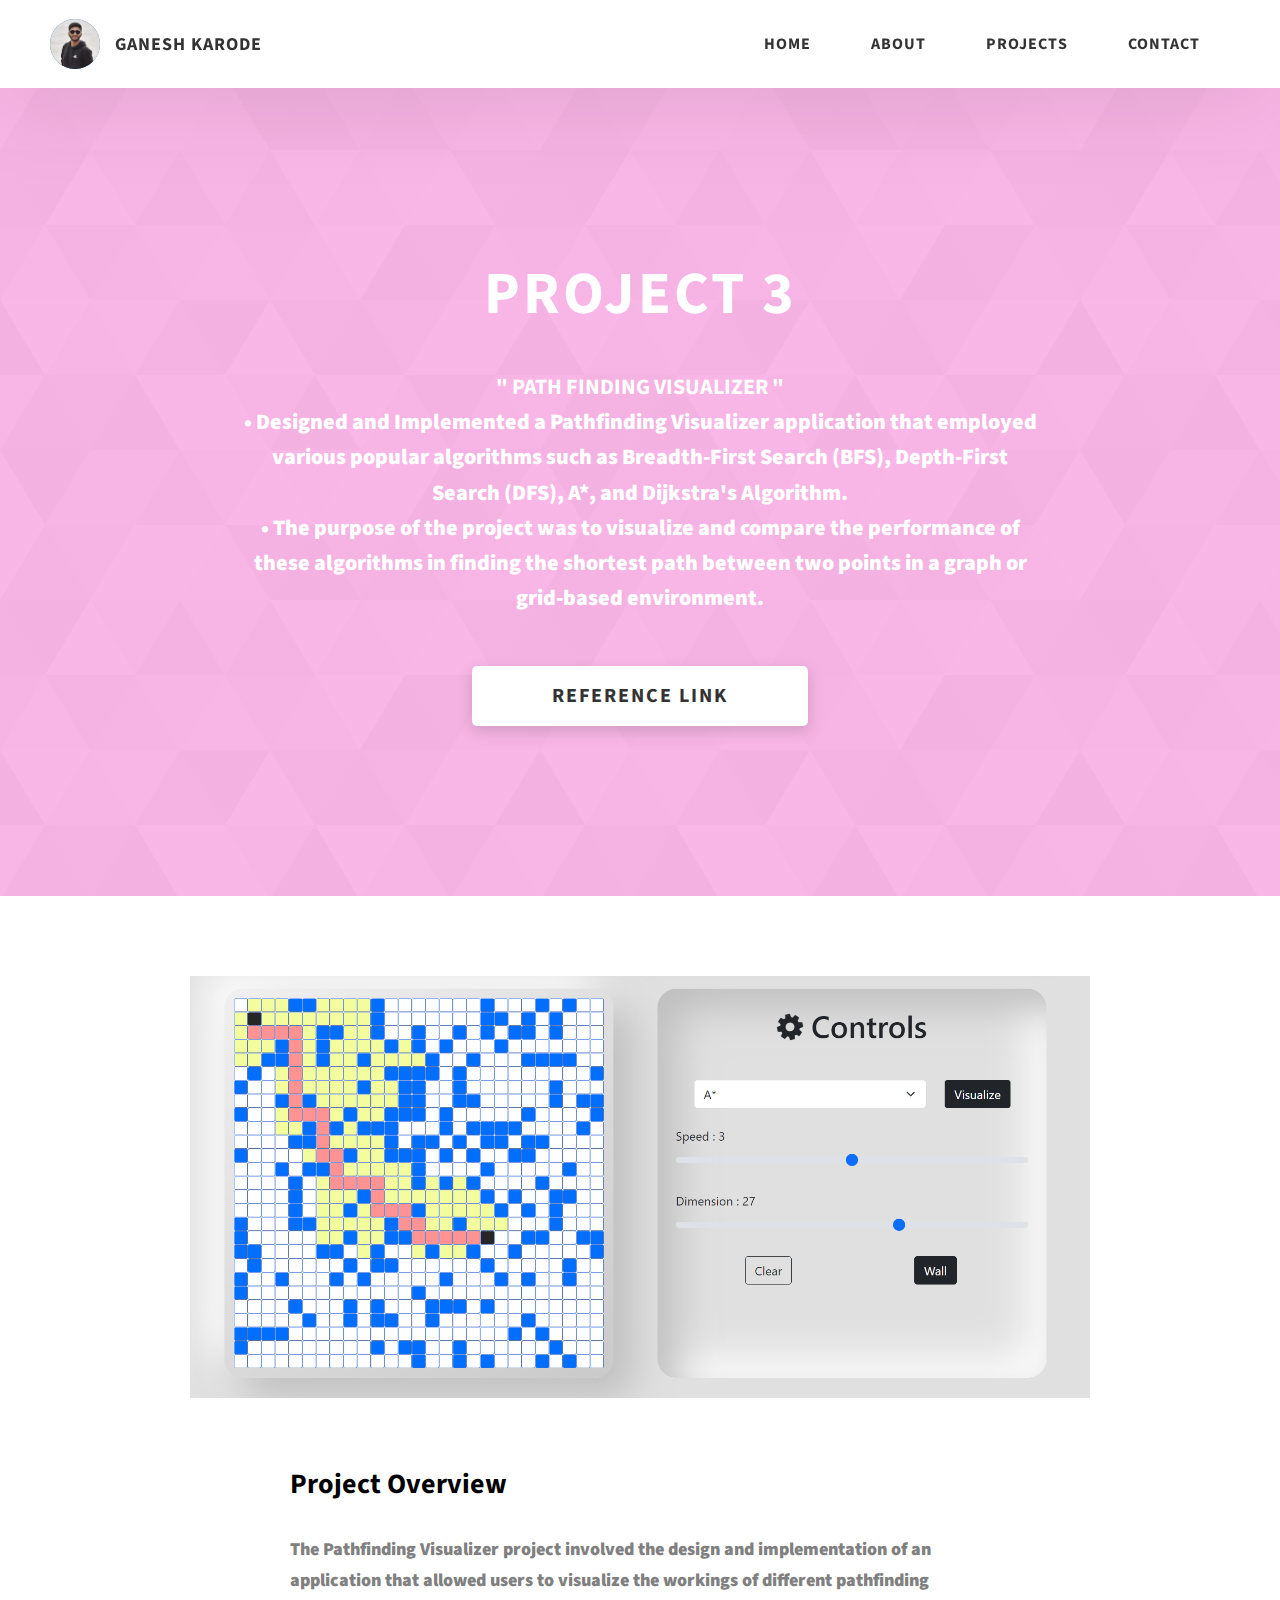
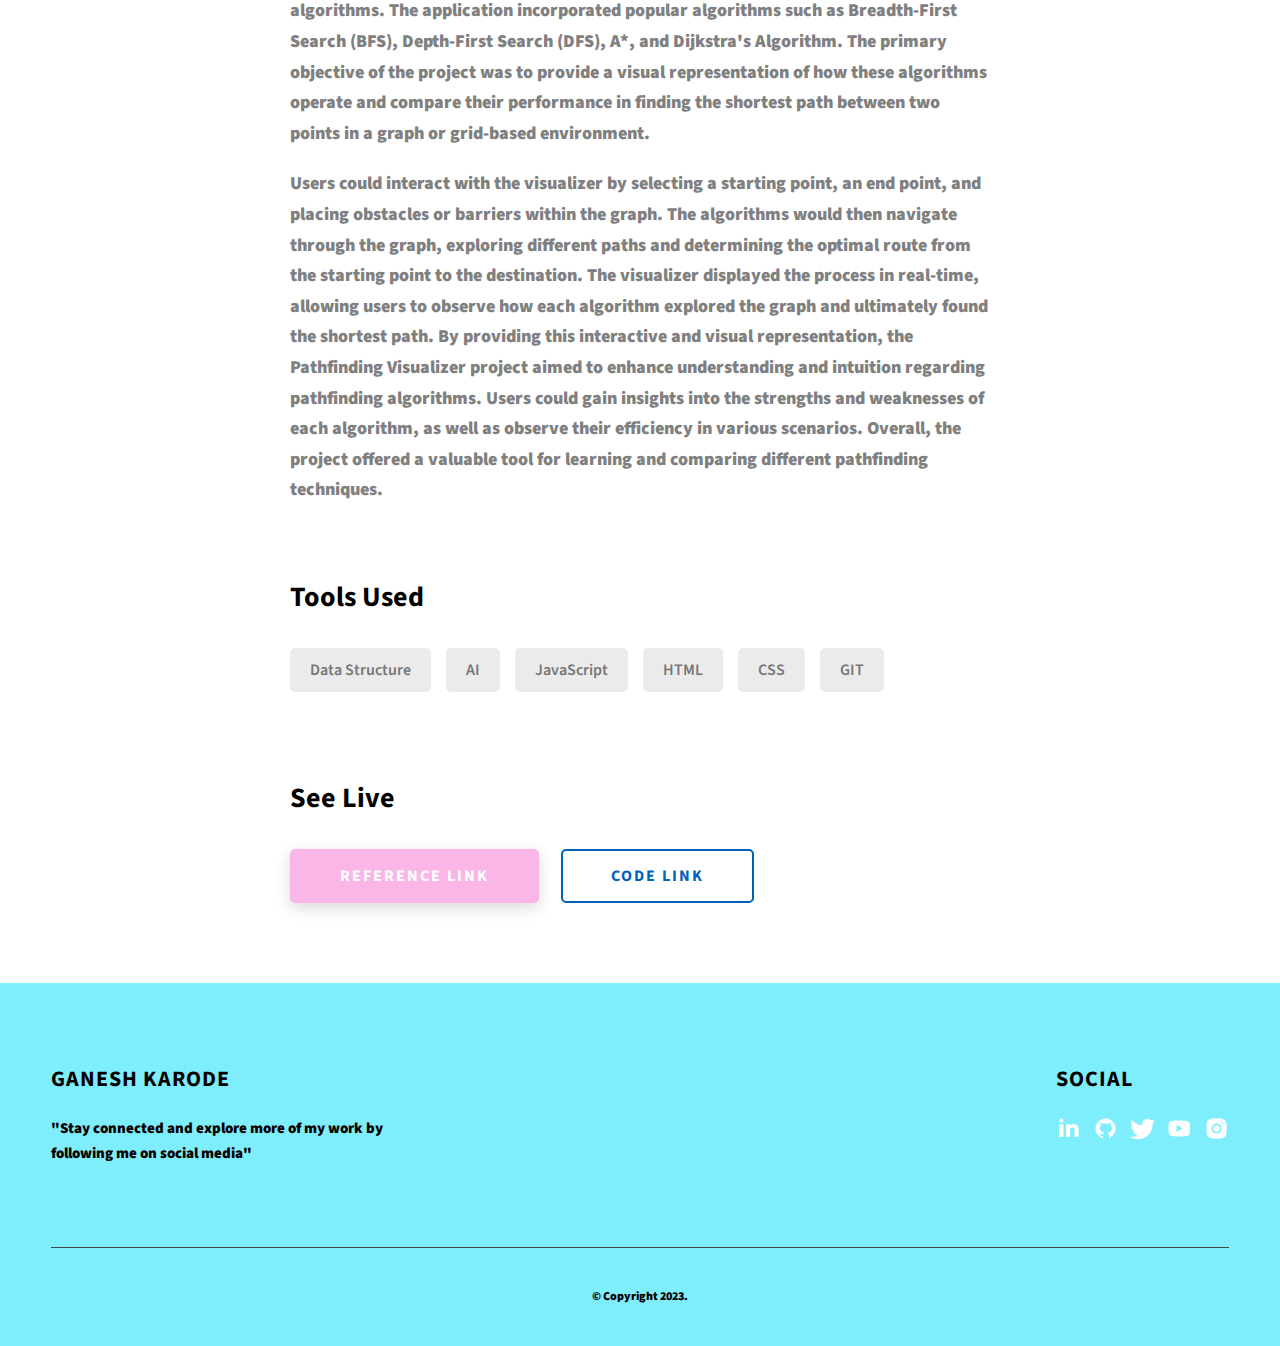
<file: project-3.html>
<!DOCTYPE html>
<html lang="en">
  <head>
    <meta charset="UTF-8" />
    <meta name="viewport" content="width=device-width, initial-scale=1.0" />
    <meta http-equiv="X-UA-Compatible" content="ie=edge" />
    <title>Case Study of Project 3</title>
    <meta name="description" content="Case study page of Project" />

    <link rel="stylesheet" href="css/style.css" />

    <link rel="preconnect" href="https://fonts.googleapis.com" />
    <link rel="preconnect" href="https://fonts.gstatic.com" crossorigin />
    <link
      href="https://fonts.googleapis.com/css2?family=Source+Sans+Pro:wght@400;600;700;900&display=swap"
      rel="stylesheet"
    />
  </head>
  <body>
    <header class="header">
      <div class="header__content">
        <div class="header__logo-container">
          <div class="header__logo-img-cont">
            <img
              src="./assets/png/1.png"
              alt="GK Logo Image"
              class="header__logo-img"
            />
          </div>
          <span class="header__logo-sub">Ganesh Karode</span>
        </div>
        <div class="header__main">
          <ul class="header__links">
            <li class="header__link-wrapper">
              <a href="./index.html" class="header__link"> Home </a>
            </li>
            <li class="header__link-wrapper">
              <a href="./index.html#about" class="header__link">About </a>
            </li>
            <li class="header__link-wrapper">
              <a href="./index.html#projects" class="header__link">
                Projects
              </a>
            </li>
            <li class="header__link-wrapper">
              <a href="./index.html#contact" class="header__link"> Contact </a>
            </li>
          </ul>
          <div class="header__main-ham-menu-cont">
            <img
              src="./assets/svg/ham-menu.svg"
              alt="hamburger menu"
              class="header__main-ham-menu"
            />
            <img
              src="./assets/svg/ham-menu-close.svg"
              alt="hamburger menu close"
              class="header__main-ham-menu-close d-none"
            />
          </div>
        </div>
      </div>
      <div class="header__sm-menu">
        <div class="header__sm-menu-content">
          <ul class="header__sm-menu-links">
            <li class="header__sm-menu-link">
              <a href="./index.html"> Home </a>
            </li>

            <li class="header__sm-menu-link">
              <a href="./index.html#about"> About </a>
            </li>

            <li class="header__sm-menu-link">
              <a href="./index.html#projects"> Projects </a>
            </li>

            <li class="header__sm-menu-link">
              <a href="./index.html#contact"> Contact </a>
            </li>
          </ul>
        </div>
      </div>
    </header>
    <section class="project-cs-hero">
      <div class="project-cs-hero__content">
        <h1 class="heading-primary">Project 3</h1>
        <div class="project-cs-hero__info">
          <p class="text-primary">
            <b> " PATH FINDING VISUALIZER
              "<b><br>                •	Designed and Implemented a Pathfinding Visualizer application that employed various popular algorithms such       as Breadth-First Search (BFS), Depth-First Search (DFS), A*, and Dijkstra's Algorithm.<br>
                •	The purpose of the project was to visualize and compare the performance of these algorithms in finding the shortest path between two points in a graph or grid-based environment.
              </p>
        </div>
        <div class="project-cs-hero__cta">
          <a href="https://youtu.be/Mb1srg1ON60" class="btn btn--bg" target="_blank">Reference Link</a>
        </div>
      </div>
    </section>
    <section class="project-details">
      <div class="main-container">
        <div class="project-details__content">
          <div class="project-details__showcase-img-cont">
            <img
              src="./assets/png/4.png"
              alt="Project Image"
              class="project-details__showcase-img"
            />
          </div>
          <div class="project-details__content-main">
            <div class="project-details__desc">
              <h3 class="project-details__content-title">Project Overview</h3>
              <p class="project-details__desc-para">
                The Pathfinding Visualizer project involved the design and implementation of an application that allowed users to visualize the workings of different pathfinding algorithms. The application incorporated popular algorithms such as Breadth-First Search (BFS), Depth-First Search (DFS), A*, and Dijkstra's Algorithm. The primary objective of the project was to provide a visual representation of how these algorithms operate and compare their performance in finding the shortest path between two points in a graph or grid-based environment.
</p>
              <p class="project-details__desc-para">
                Users could interact with the visualizer by selecting a starting point, an end point, and placing obstacles or barriers within the graph. The algorithms would then navigate through the graph, exploring different paths and determining the optimal route from the starting point to the destination. The visualizer displayed the process in real-time, allowing users to observe how each algorithm explored the graph and ultimately found the shortest path.
                By providing this interactive and visual representation, the Pathfinding Visualizer project aimed to enhance understanding and intuition regarding pathfinding algorithms. Users could gain insights into the strengths and weaknesses of each algorithm, as well as observe their efficiency in various scenarios. Overall, the project offered a valuable tool for learning and comparing different pathfinding techniques.
</p>
            </div>
            <div class="project-details__tools-used">
              <h3 class="project-details__content-title">Tools Used</h3>
              <div class="skills">
                <div class="skills__skill">Data Structure</div>
                <div class="skills__skill">AI</div>
                <div class="skills__skill">JavaScript</div>
                <div class="skills__skill">HTML</div>
                <div class="skills__skill">CSS</div>
                <div class="skills__skill">GIT</div>
                
              </div>
            </div>
            <div class="project-details__links">
              <h3 class="project-details__content-title">See Live</h3>
              <a
                href="https://youtu.be/Mb1srg1ON60"
                class="btn btn--med btn--theme project-details__links-btn"
                target="_blank"
                >Reference Link</a
              >
              <a
                href="https://github.com/ganeshkarode2002/Path-Finding-Algorithms"
                class="btn btn--med btn--theme-inv project-details__links-btn"
                target="_blank"
                >Code Link</a
              >
            </div>
          </div>
        </div>
      </div>
    </section>
    <footer class="main-footer">
      <div class="main-container">
        <div class="main-footer__upper">
          <div class="main-footer__row main-footer__row-1">
            <h2 class="heading heading-sm main-footer__heading-sm">
              <span>Social</span>
            </h2>
            <div class="main-footer__social-cont">
              <a target="_blank" rel="noreferrer" href="https://www.linkedin.com/in/ganesh-karode-3369a2239/">
                <img
                  class="main-footer__icon"
                  src="./assets/png/linkedin-ico.png"
                  alt="icon"
                />
              </a>
              <a target="_blank" rel="noreferrer" href="https://github.com/ganeshkarode2002">
                <img
                  class="main-footer__icon"
                  src="./assets/png/github-ico.png"
                  alt="icon"
                />
              </a>
              <a target="_blank" rel="noreferrer" href="#">
                <img
                  class="main-footer__icon"
                  src="./assets/png/twitter-ico.png"
                  alt="icon"
                />
              </a>
              <a target="_blank" rel="noreferrer" href="#">
                <img
                  class="main-footer__icon"
                  src="./assets/png/yt-ico.png"
                  alt="icon"
                />
              </a>
              <a target="_blank" rel="noreferrer" href="https://www.instagram.com/its_ganesh.k/">
                <img
                  class="main-footer__icon main-footer__icon--mr-none"
                  src="./assets/png/insta-ico.png"
                  alt="icon"
                />
              </a>
            </div>
          </div>
          <div class="main-footer__row main-footer__row-2">
            <h4 class="heading heading-sm text-lt">Ganesh Karode</h4>
            <p class="main-footer__short-desc">
              "Stay connected and explore more of my work by <br> following me on social media"
            </p>
          </div>
        </div>

        <div class="main-footer__lower">
          &copy; Copyright 2023.
          
        </div>
      </div>
    </footer>
    <script src="./index.js"></script>
  </body>
</html>
</file>
<file: css/style.css>
/*
0 - 600px:      Phone
600 - 900px:    Tablet portrait
900 - 1200px:   Tablet landscape
[1200 - 1800] is where our normal styles apply
1800px + :      Big desktop
$breakpoint arguement choices:
- phone
- tab-port
- tab-land
- big-desktop

Inside media queries 1em is always 16px i.e 1em = 16px at every screen size only inside media queries
*/
*,
*::after,
*::before {
  margin: 0;
  padding: 0;
  box-sizing: inherit;
  font-family: inherit; }

html {
  font-size: 62.5%;
  scroll-behavior: smooth; }
  @media only screen and (max-width: 75em) {
    html {
      font-size: 59%; } }
  @media only screen and (max-width: 56.25em) {
    html {
      font-size: 56%; } }
  @media only screen and (min-width: 112.5em) {
    html {
      font-size: 65%; } }

body {
  box-sizing: border-box;
  position: relative;
  line-height: 1.5;
  font-family: sans-serif;
  overflow-x: hidden;
  overflow-y: scroll;
  font-family: 'Source Sans Pro', sans-serif; }

a {
  text-decoration: none;
  color: inherit; }

li {
  list-style: none; }

input:focus,
button:focus,
a:focus,
textarea:focus {
  outline: none; }

button {
  border: none;
  cursor: pointer; }

textarea {
  resize: none; }

.heading-primary {
  font-size: 6rem;
  text-transform: uppercase;
  letter-spacing: 3px;
  text-align: center; }
  @media only screen and (max-width: 37.5em) {
    .heading-primary {
      font-size: 4.5rem; } }

.heading-sec__mb-bg {
  margin-bottom: 11rem; }
  @media only screen and (max-width: 56.25em) {
    .heading-sec__mb-bg {
      margin-bottom: 8rem; } }

.heading-sec__mb-med {
  margin-bottom: 9rem; }
  @media only screen and (max-width: 56.25em) {
    .heading-sec__mb-med {
      margin-bottom: 8rem; } }

.heading-sec__main {
  display: block;
  font-size: 4rem;
  text-transform: uppercase;
  letter-spacing: 1px;
  letter-spacing: 3px;
  text-align: center;
  margin-bottom: 3.5rem;
  position: relative; }
  .heading-sec__main--lt {
    color: #fff; }
    .heading-sec__main--lt::after {
      content: '';
      background: #fff !important; }
  .heading-sec__main::after {
    content: '';
    position: absolute;
    top: calc(100% + 1.5rem);
    height: 5px;
    width: 3rem;
    background: #0062b9;
    left: 50%;
    transform: translateX(-50%);
    border-radius: 5px; }
    @media only screen and (max-width: 37.5em) {
      .heading-sec__main::after {
        top: calc(100% + 1.2rem); } }

.heading-sec__sub {
  display: block;
  text-align: center;
  color: #777;
  font-size: 2rem;
  font-weight: 500;
  max-width: 80rem;
  margin: auto;
  line-height: 1.6; }
  @media only screen and (max-width: 37.5em) {
    .heading-sec__sub {
      font-size: 1.8rem; } }
  .heading-sec__sub--lt {
    color: #eee; }

.heading-sm {
  font-size: 2.2rem;
  text-transform: uppercase;
  letter-spacing: 1px; }

.main-container {
  max-width: 120rem;
  margin: auto;
  width: 92%; }

.btn {
  background: #fff;
  color: #333;
  text-transform: uppercase;
  letter-spacing: 2px;
  display: inline-block;
  font-weight: 700;
  border-radius: 5px;
  box-shadow: 0 5px 15px 0 rgba(0, 0, 0, 0.15);
  transition: transform .3s; }
  .btn:hover {
    transform: translateY(-3px); }
  .btn--bg {
    padding: 1.5rem 8rem;
    font-size: 2rem; }
  .btn--med {
    padding: 1.5rem 5rem;
    font-size: 1.6rem; }
  .btn--theme {
    background: rgba(247, 164, 224, 0.8);
    color: #fff; }
  .btn--theme-inv {
    color: #0062b9;
    background: #fff;
    border: 2px solid #0062b9;
    box-shadow: none;
    padding: calc(1.5rem - 2px) calc(5rem - 2px); }

.sec-pad {
  padding: 12rem 0; }
  @media only screen and (max-width: 56.25em) {
    .sec-pad {
      padding: 8rem 0; } }

.text-primary {
  color: #fff;
  font-size: 2.2rem;
  text-align: center;
  width: 100%;
  line-height: 1.6; }
  @media only screen and (max-width: 37.5em) {
    .text-primary {
      font-size: 2rem; } }

.d-none {
  display: none; }

.home-hero {
  color: #fff;
  background: linear-gradient(to right, rgba(247, 164, 224, 0.8), rgba(247, 164, 224, 0.8)), url(../../assets/svg/common-bg.svg);
  background-position: center;
  height: 100vh;
  min-height: 80rem;
  max-height: 120rem;
  position: relative; }
  @media only screen and (max-width: 37.5em) {
    .home-hero {
      height: unset;
      min-height: unset; } }
  .home-hero__socials {
    position: absolute;
    top: 50%;
    border: 2px solid #eee;
    border-left: 2px solid #eee;
    transform: translateY(-50%); }
    @media only screen and (max-width: 56.25em) {
      .home-hero__socials {
        display: none; } }
  .home-hero__mouse-scroll-cont {
    position: absolute;
    bottom: 3%;
    left: 50%;
    transform: translateX(-50%); }
    @media only screen and (max-width: 37.5em) {
      .home-hero__mouse-scroll-cont {
        display: none; } }
  .home-hero__social {
    width: 5rem; }
  .home-hero__social-icon-link {
    width: 100%;
    display: block;
    padding: 1.2rem;
    border-bottom: 2px solid #eee;
    transition: background .3s; }
    .home-hero__social-icon-link:hover {
      background: rgba(255, 255, 255, 0.1); }
    .home-hero__social-icon-link--bd-none {
      border-bottom: 0; }
  .home-hero__social-icon {
    width: 100%; }
  .home-hero__content {
    position: absolute;
    top: 50%;
    left: 50%;
    transform: translate(-50%, -50%);
    max-width: 90rem;
    width: 92%; }
    @media only screen and (max-width: 37.5em) {
      .home-hero__content {
        padding: 19rem 0 13rem 0;
        margin: auto;
        position: static;
        transform: translate(0, 0); } }
  .home-hero__info {
    margin: 3rem auto 0 auto;
    max-width: 80rem; }
  .home-hero__cta {
    margin-top: 5rem;
    text-align: center; }

.about {
  background: #fafafa; }
  .about__content {
    display: grid;
    grid-template-columns: 1fr 1fr;
    grid-gap: 10rem; }
    @media only screen and (max-width: 56.25em) {
      .about__content {
        grid-template-columns: 1fr;
        grid-gap: 8rem; } }
    .about__content-title {
      font-weight: 700;
      font-size: 2.8rem;
      margin-bottom: 3rem; }
      @media only screen and (max-width: 37.5em) {
        .about__content-title {
          font-size: 2.4rem; } }
    .about__content-details-para {
      font-size: 1.8rem;
      color: grey;
      max-width: 60rem;
      line-height: 1.7;
      margin-bottom: 1rem; }
      .about__content-details-para--hl {
        font-weight: 700;
        margin: 0 3px; }
      .about__content-details-para:last-child {
        margin-bottom: 4rem; }

.projects__row {
  display: grid;
  grid-template-columns: 1.5fr 1fr;
  grid-gap: 5rem;
  margin-bottom: 11rem; }
  @media only screen and (max-width: 56.25em) {
    .projects__row {
      grid-template-columns: 1fr;
      grid-gap: 2rem;
      margin-bottom: 8rem; } }
  @media only screen and (max-width: 56.25em) {
    .projects__row {
      text-align: center; } }
  .projects__row:last-child {
    margin-bottom: 0; }
  .projects__row-img-cont {
    overflow: hidden; }
  .projects__row-img {
    width: 100%;
    display: block;
    object-fit: cover; }
  .projects__row-content {
    padding: 2rem 0;
    display: flex;
    justify-content: center;
    flex-direction: column;
    align-items: flex-start; }
    @media only screen and (max-width: 56.25em) {
      .projects__row-content {
        align-items: center; } }
    .projects__row-content-title {
      font-weight: 700;
      font-size: 2.8rem;
      margin-bottom: 2rem; }
      @media only screen and (max-width: 37.5em) {
        .projects__row-content-title {
          font-size: 2.4rem; } }
    .projects__row-content-desc {
      font-size: 1.8rem;
      color: grey;
      max-width: 60rem;
      line-height: 1.7;
      margin-bottom: 3rem; }
      @media only screen and (max-width: 37.5em) {
        .projects__row-content-desc {
          font-size: 1.7rem; } }

.contact {
  background: linear-gradient(to right, rgba(247, 164, 224, 0.8), rgba(247, 164, 224, 0.8)), url(../../assets/svg/common-bg.svg);
  background-size: cover;
  background-position: center; }
  .contact__form-container {
    box-shadow: 0 0 10px rgba(0, 0, 0, 0.1);
    background: rgb(255, 255, 255);
    padding: 4rem;
    margin-top: 6rem;
    max-width: 80rem;
    text-align: right;
    width: 95%;
    border-radius: 5px;
    margin: 5rem auto 0 auto; }
    @media only screen and (max-width: 37.5em) {
      .contact__form-container {
        padding: 3rem; } }
  .contact__form-field {
    margin-bottom: 4rem; }
    @media only screen and (max-width: 37.5em) {
      .contact__form-field {
        margin-bottom: 3rem; } }
  .contact__form-label {
    color: #666;
    font-size: 1.4rem;
    letter-spacing: 1px;
    font-weight: 700;
    margin-bottom: 1rem;
    display: block;
    text-align: left; }
  .contact__form-input {
    color: #333;
    padding: 2rem;
    width: 100%;
    border: 1px solid #ebebeb;
    font-size: 1.6rem;
    letter-spacing: 0px;
    background: #f0f0f0;
    border-radius: 5px;
    font-weight: 600;
    /* Code for Modern Browsers */
    /* Code for WebKit, Blink, Edge */
    /* Code for Internet Explorer 10-11 */
    /* Code for Microsoft Edge */
    /* Code for Mozilla Firefox 4 to 18 */
    /* Code for Mozilla Firefox 19+ */ }
    .contact__form-input::placeholder {
      color: #999;
      font-weight: 600;
      font-size: 1.6rem; }
    .contact__form-input::-webkit-input-placeholder {
      color: #999;
      font-weight: 600;
      font-size: 1.6rem; }
    .contact__form-input:-ms-input-placeholder {
      color: #999;
      font-weight: 600;
      font-size: 1.6rem; }
    .contact__form-input::-ms-input-placeholder {
      color: #999;
      font-weight: 600;
      font-size: 1.6rem; }
    .contact__form-input:-moz-placeholder {
      opacity: 1;
      color: #999;
      font-weight: 600;
      font-size: 1.6rem; }
    .contact__form-input::-moz-placeholder {
      opacity: 1;
      color: #999;
      font-weight: 600;
      font-size: 1.6rem; }
  .contact__btn {
    width: 30%;
    padding: 2rem 4rem;
    font-size: 1.6rem; }
    @media only screen and (max-width: 37.5em) {
      .contact__btn {
        width: 100%; } }

.project-cs-hero {
  color: #fff;
  background: linear-gradient(to right, rgba(247, 164, 224, 0.8), rgba(247, 164, 224, 0.8)), url(../../assets/svg/common-bg.svg);
  background-size: cover;
  background-position: center;
  position: relative; }
  @media only screen and (max-width: 37.5em) {
    .project-cs-hero {
      height: unset;
      min-height: unset; } }
  .project-cs-hero__content {
    padding: 25rem 0 17rem 0;
    max-width: 90rem;
    width: 92%;
    margin: auto; }
    @media only screen and (max-width: 37.5em) {
      .project-cs-hero__content {
        padding: 19rem 0 13rem 0;
        margin: auto;
        position: static;
        transform: translate(0, 0); } }
  .project-cs-hero__info {
    margin: 3rem auto 0 auto;
    max-width: 80rem; }
  .project-cs-hero__cta {
    margin-top: 5rem;
    text-align: center; }

.project-details__content {
  padding: 8rem 0;
  max-width: 90rem;
  margin: auto; }
  .project-details__content-title {
    font-weight: 700;
    font-size: 2.8rem;
    margin-bottom: 3rem; }
    @media only screen and (max-width: 37.5em) {
      .project-details__content-title {
        font-size: 2.4rem; } }

.project-details__showcase-img-cont {
  width: 100%;
  margin-bottom: 6rem; }

.project-details__showcase-img {
  width: 100%; }

.project-details__content-main {
  width: 100%;
  max-width: 70rem;
  margin: auto; }

.project-details__desc {
  margin: 0 0 7rem 0; }
  .project-details__desc-para {
    font-size: 1.8rem;
    line-height: 1.7;
    color: grey;
    margin-bottom: 2rem; }

.project-details__tools-used {
  margin: 0 0 7rem 0; }
  .project-details__tools-used-list {
    display: flex;
    flex-wrap: wrap; }
  .project-details__tools-used-item {
    padding: 1rem 2rem;
    margin-bottom: 1.5rem;
    margin-right: 1.5rem;
    font-size: 1.6rem;
    background: rgba(153, 153, 153, 0.2);
    border-radius: 5px;
    font-weight: 600;
    color: #777; }

.project-details__links {
  margin: 0 0; }
  .project-details__links-btn {
    margin-right: 2rem; }
    @media only screen and (max-width: 37.5em) {
      .project-details__links-btn {
        margin-right: 0;
        width: 70%;
        margin-bottom: 2rem;
        text-align: center; } }
    .project-details__links-btn:last-child {
      margin: 0; }
      @media only screen and (max-width: 37.5em) {
        .project-details__links-btn:last-child {
          margin: 0; } }

.header {
  position: fixed;
  width: 100%;
  z-index: 1000;
  background: #000;
  background: #fff;
  box-shadow: 0 10px 100px rgba(0, 0, 0, 0.1); }
  .header__content {
    display: flex;
    align-items: center;
    justify-content: space-between;
    padding: 1rem 5rem; }
    @media only screen and (max-width: 56.25em) {
      .header__content {
        padding: 0 2rem; } }
  .header__logo-container {
    display: flex;
    align-items: center;
    cursor: pointer;
    color: #333;
    transition: color .3s; }
    .header__logo-container:hover {
      color: #0062b9; }
  .header__logo-img-cont {
    width: 5rem;
    height: 5rem;
    border-radius: 50px;
    overflow: hidden;
    margin-right: 1.5rem;
    background: #0062b9; }
    @media only screen and (max-width: 56.25em) {
      .header__logo-img-cont {
        width: 4.5rem;
        height: 4.5rem;
        margin-right: 1.2rem; } }
  .header__logo-img {
    width: 100%;
    height: 100%;
    object-fit: cover;
    object-position: center;
    display: block; }
  .header__logo-sub {
    font-size: 1.8rem;
    text-transform: uppercase;
    font-weight: 700;
    letter-spacing: 1px; }
  .header__links {
    display: flex; }
    @media only screen and (max-width: 37.5em) {
      .header__links {
        display: none; } }
  .header__link {
    padding: 2.2rem 3rem;
    display: inline-block;
    font-size: 1.6rem;
    color: #333;
    text-transform: uppercase;
    letter-spacing: 1px;
    font-weight: 700;
    transition: color .3s; }
    .header__link:hover {
      color: #0062b9; }
    @media only screen and (max-width: 56.25em) {
      .header__link {
        padding: 3rem 1.8rem;
        font-size: 1.5rem; } }
  .header__main-ham-menu-cont {
    display: none;
    width: 3rem;
    padding: 2.2rem 0; }
    @media only screen and (max-width: 37.5em) {
      .header__main-ham-menu-cont {
        display: block; } }
  .header__main-ham-menu {
    width: 100%; }
  .header__main-ham-menu-close {
    width: 100%; }
  .header__sm-menu {
    background: #fff;
    position: absolute;
    width: 100%;
    top: 100%;
    visibility: hidden;
    opacity: 0;
    transition: all .3s;
    box-shadow: 0px 5px 5px 0px rgba(0, 0, 0, 0.1);
    -webkit-box-shadow: 0px 5px 5px 0px rgba(0, 0, 0, 0.1);
    -moz-box-shadow: 0px 5px 5px 0px rgba(0, 0, 0, 0.1); }
    .header__sm-menu--active {
      visibility: hidden;
      opacity: 0; }
      @media only screen and (max-width: 37.5em) {
        .header__sm-menu--active {
          visibility: visible;
          opacity: 1; } }
  .header__sm-menu-link a {
    display: block;
    text-decoration: none;
    padding: 2.5rem 3rem;
    font-size: 1.6rem;
    color: #333;
    text-align: right;
    border-bottom: 1px solid #eee;
    font-weight: 700;
    text-transform: uppercase;
    letter-spacing: 2px;
    transition: color .3s; }
    .header__sm-menu-link a:hover {
      color: #0062b9; }
  .header__sm-menu-link:first-child a {
    border-top: 1px solid #eee; }
  .header__sm-menu-link-last {
    border-bottom: 0; }

.main-footer {
  background: #7eeefd;
  color: #060000; }
  .main-footer__upper {
    display: flex;
    justify-content: space-between;
    padding: 8rem 0; }
    @media only screen and (max-width: 56.25em) {
      .main-footer__upper {
        padding: 6rem 0; } }
    @media only screen and (max-width: 37.5em) {
      .main-footer__upper {
        display: block; } }
  .main-footer__row-1 {
    order: 2; }
    @media only screen and (max-width: 56.25em) {
      .main-footer__row-1 {
        margin-bottom: 5rem; } }
  .main-footer__row-2 {
    width: 40%;
    order: 1;
    max-width: 50rem; }
    @media only screen and (max-width: 56.25em) {
      .main-footer__row-2 {
        width: 100%; } }
  .main-footer__short-desc {
    margin-top: 2rem;
    color: #070000;
    font-size: 1.5rem;
    line-height: 1.7; }
  .main-footer__social-cont {
    margin-top: 2rem; }
  .main-footer__icon {
    margin-right: 1rem;
    width: 2.5rem; }
    .main-footer__icon--mr-none {
      margin-right: 0; }
  .main-footer__lower {
    padding: 4rem 0;
    border-top: 1px solid #444;
    color: #060000;
    font-size: 1.2rem;
    text-align: left;
    text-align: center; }
    .main-footer__lower a {
      text-decoration: underline;
      font-weight: bold;
      margin-left: 2px; }
    @media only screen and (max-width: 56.25em) {
      .main-footer__lower {
        padding: 3.5rem 0; } }

.skills {
  display: flex;
  flex-wrap: wrap; }
  .skills__skill {
    padding: 1rem 2rem;
    margin-bottom: 1.5rem;
    margin-right: 1.5rem;
    font-size: 1.6rem;
    background: rgba(153, 153, 153, 0.2);
    border-radius: 5px;
    font-weight: 600;
    color: #777; }

.mouse {
  width: 25px;
  height: 40px;
  border: 2px solid #eee;
  border-radius: 60px;
  position: relative;
  overflow: hidden; }
  .mouse::before {
    content: '';
    width: 5px;
    height: 5px;
    position: absolute;
    top: 7px;
    left: 50%;
    transform: translateX(-50%);
    background-color: #eee;
    border-radius: 50%;
    opacity: 1;
    animation: wheel 1.3s infinite;
    -webkit-animation: wheel 1.3s infinite; }

@keyframes wheel {
  to {
    opacity: 0;
    top: 27px; } }

@-webkit-keyframes wheel {
  to {
    opacity: 0;
    top: 27px; } }
</file>
